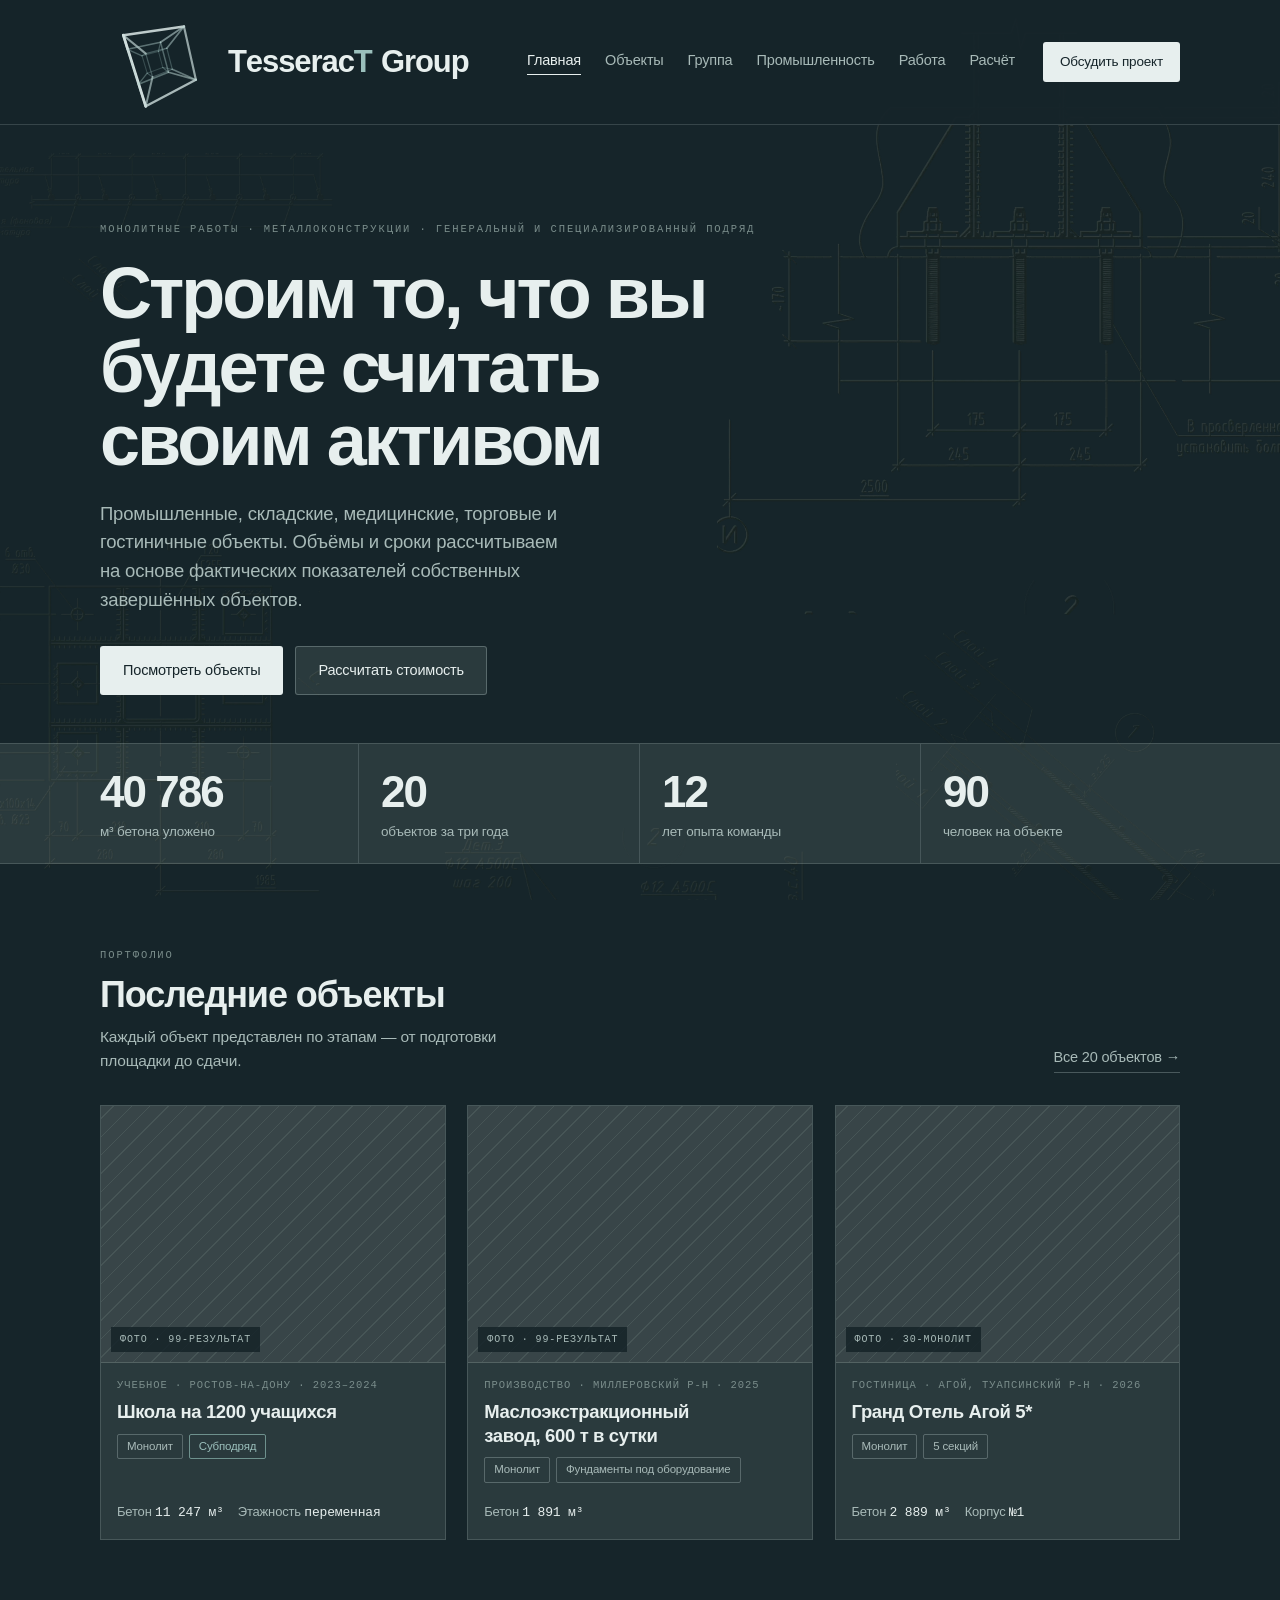
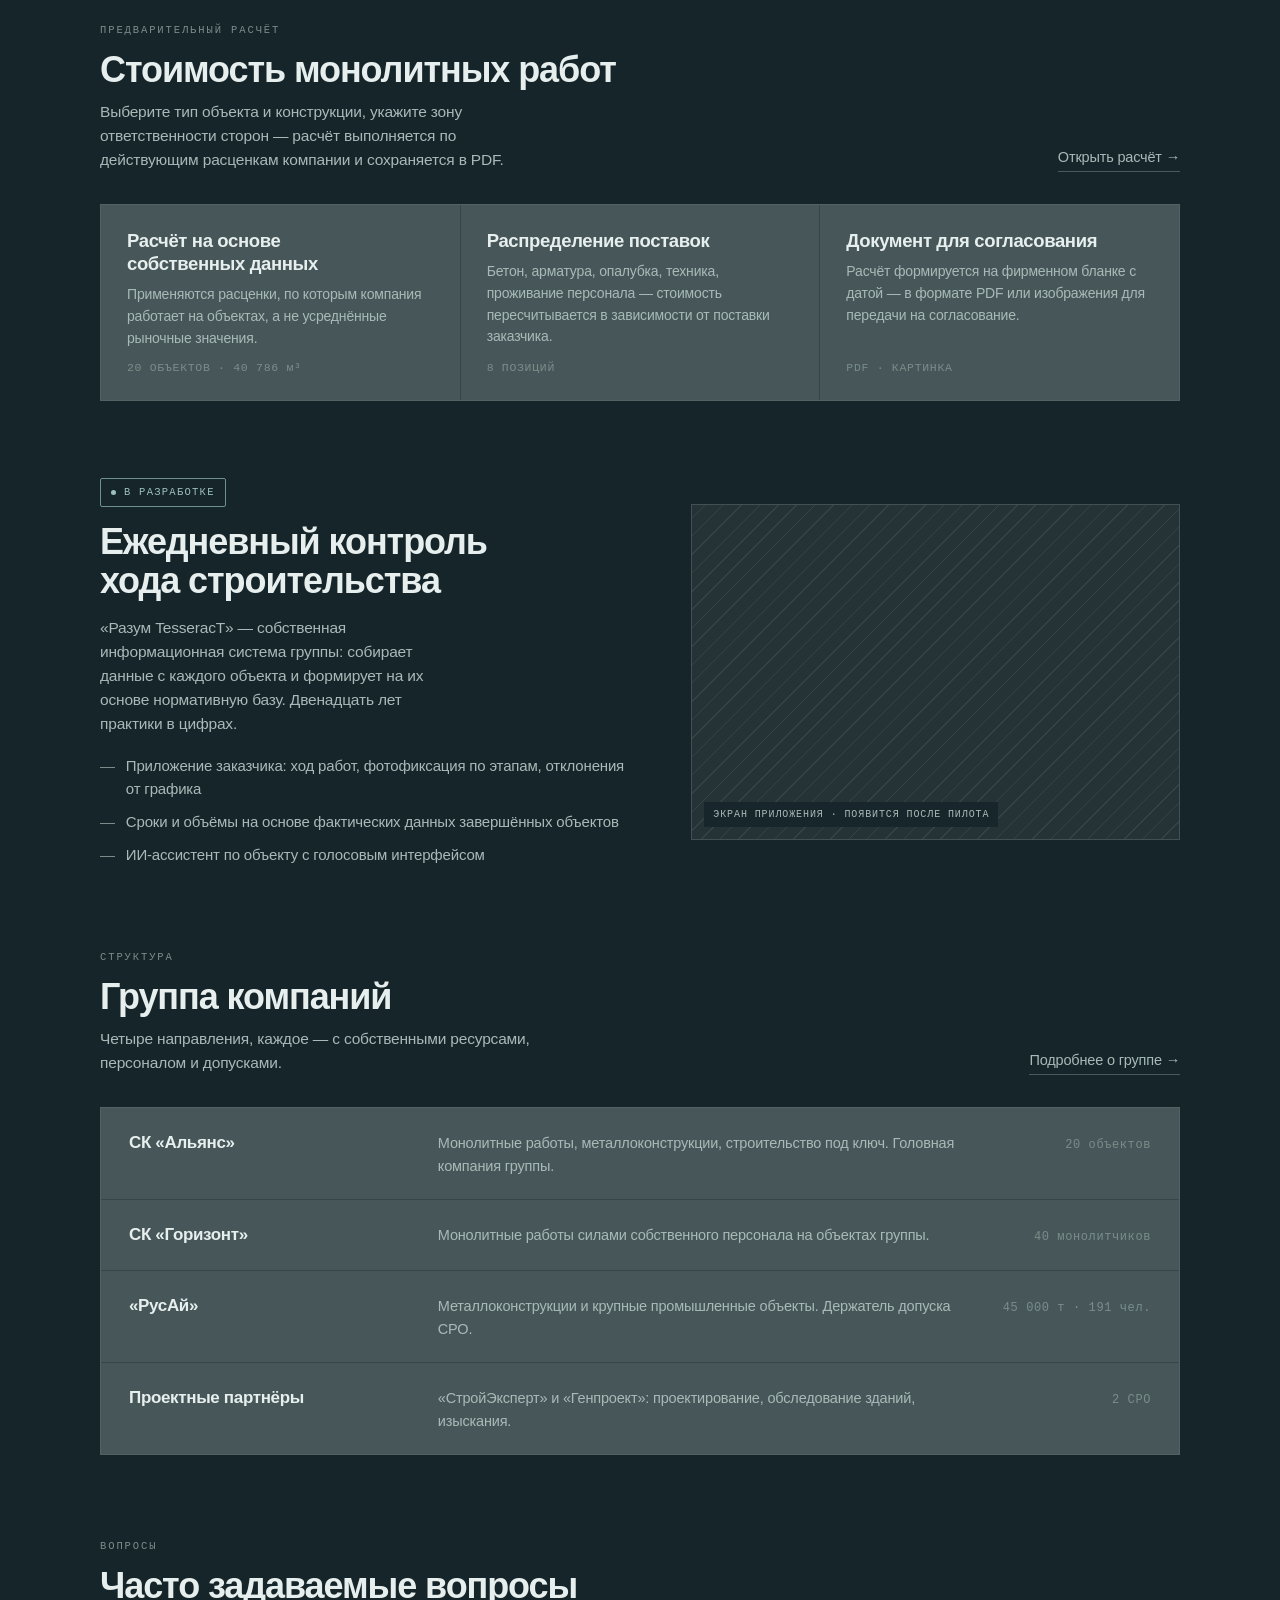
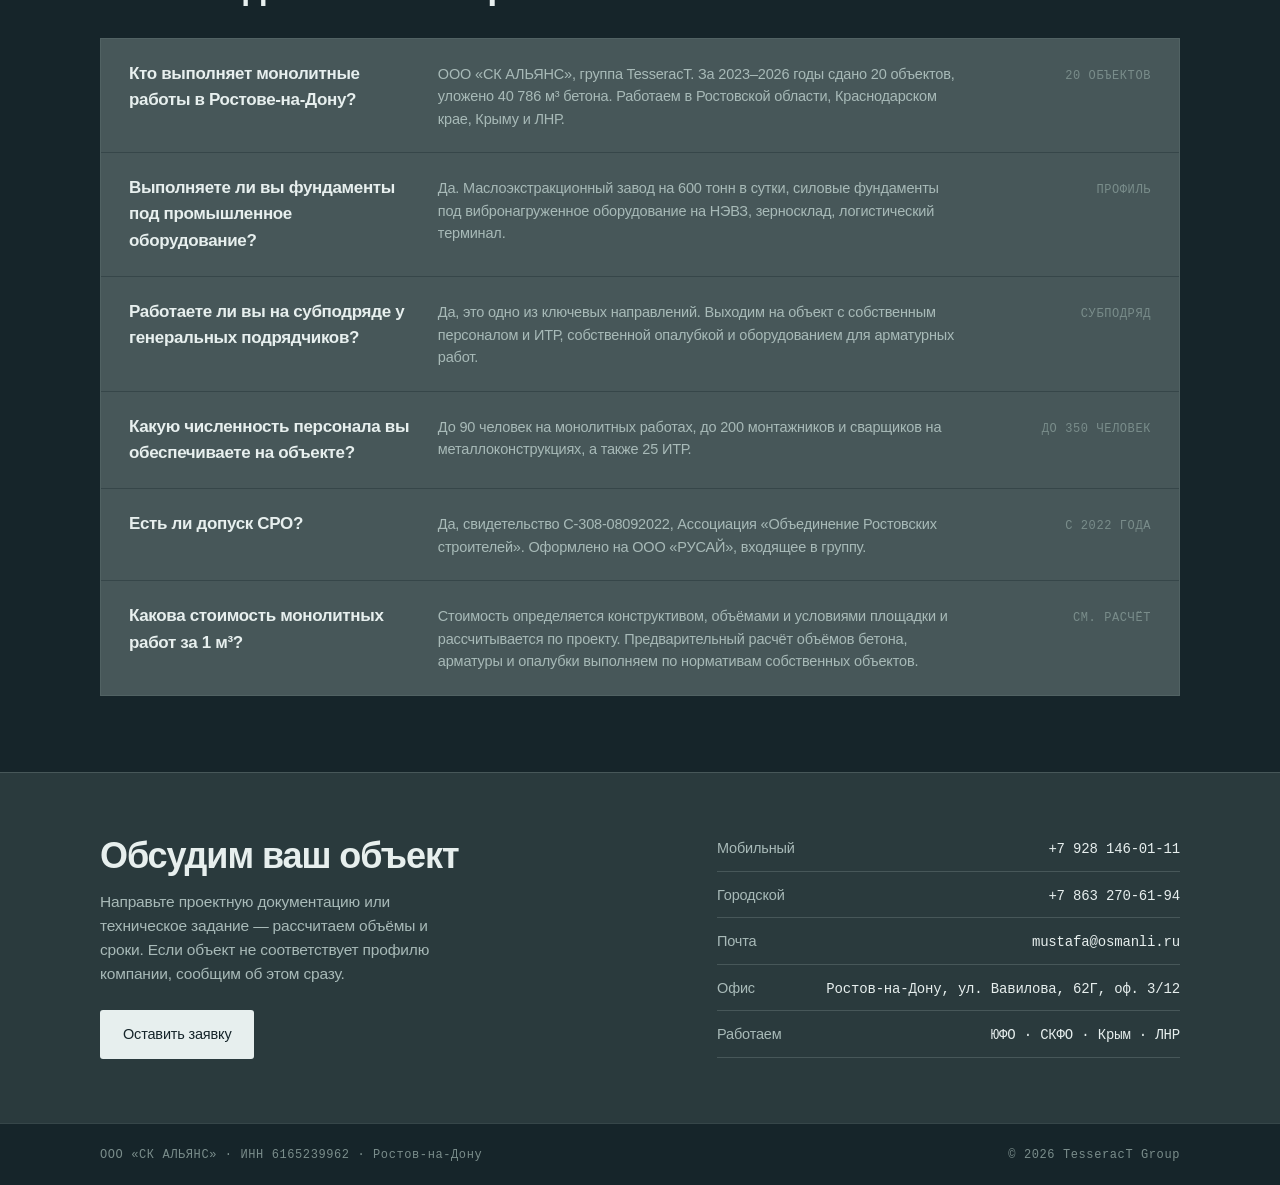
<file: index.html>
<!doctype html>
<html lang="ru" data-theme="dark">
<head>
<meta charset="utf-8">
<meta name="viewport" content="width=device-width,initial-scale=1">
<meta name="color-scheme" content="dark">
<meta name="theme-color" content="#16252A">
<title>Монолитные работы и металлоконструкции в Ростове-на-Дону — TesseracT Group</title>
<meta name="description" content="Строительство промышленных, складских, медицинских, торговых и гостиничных объектов. 20 объектов, 40 786 м³ бетона за три года. Генеральный подряд и субподряд. Ростов-на-Дону, Краснодар, Крым.">
<link rel="canonical" href="https://skadon.ru/">
<meta property="og:type" content="website">
<meta property="og:title" content="Монолитные работы и металлоконструкции в Ростове-на-Дону — TesseracT Group">
<meta property="og:description" content="Строительство промышленных, складских, медицинских, торговых и гостиничных объектов. 20 объектов, 40 786 м³ бетона за три года. Генеральный подряд и субподряд. Ростов-на-Дону, Краснодар, Крым.">
<meta property="og:url" content="https://skadon.ru/">
<meta property="og:locale" content="ru_RU">
<script type="application/ld+json">{"@context": "https://schema.org", "@type": "GeneralContractor", "name": "TesseracT Group — ООО «СК АЛЬЯНС»", "alternateName": "СК Альянс", "url": "https://skadon.ru/", "telephone": "+7-928-146-01-11", "email": "mustafa@osmanli.ru", "taxID": "6165239962", "vatID": "6165239962", "address": {"@type": "PostalAddress", "streetAddress": "ул. Вавилова, 62Г, офис 3/12", "addressLocality": "Ростов-на-Дону", "postalCode": "344064", "addressRegion": "Ростовская область", "addressCountry": "RU"}, "areaServed": [{"@type": "State", "name": "Ростовская область"}, {"@type": "State", "name": "Краснодарский край"}, {"@type": "State", "name": "Республика Крым"}, {"@type": "Country", "name": "Россия"}], "foundingDate": "2024", "knowsAbout": ["монолитные работы", "металлоконструкции", "строительство под ключ", "фундаменты под промышленное оборудование", "подпорные стены", "теплоизоляция"], "hasOfferCatalog": {"@type": "OfferCatalog", "name": "Виды работ", "itemListElement": [{"@type": "Offer", "itemOffered": {"@type": "Service", "name": "Монолитные работы"}}, {"@type": "Offer", "itemOffered": {"@type": "Service", "name": "Монтаж металлоконструкций"}}, {"@type": "Offer", "itemOffered": {"@type": "Service", "name": "Строительство под ключ"}}, {"@type": "Offer", "itemOffered": {"@type": "Service", "name": "Субподряд у генерального подрядчика"}}]}}</script>
<script type="application/ld+json">{"@context": "https://schema.org", "@type": "FAQPage", "mainEntity": [{"@type": "Question", "name": "Кто выполняет монолитные работы в Ростове-на-Дону?", "acceptedAnswer": {"@type": "Answer", "text": "ООО «СК АЛЬЯНС», группа TesseracT. За 2023–2026 годы сдано 20 объектов, уложено 40 786 м³ бетона. Работаем в Ростовской области, Краснодарском крае, Крыму и ЛНР."}}, {"@type": "Question", "name": "Выполняете ли вы фундаменты под промышленное оборудование?", "acceptedAnswer": {"@type": "Answer", "text": "Да. В портфолио — маслоэкстракционный завод мощностью 600 тонн в сутки, силовые фундаменты под вибронагруженное оборудование на НЭВЗ, зерносклад и логистический терминал."}}, {"@type": "Question", "name": "Работаете ли вы на субподряде у генеральных подрядчиков?", "acceptedAnswer": {"@type": "Answer", "text": "Да, это одно из ключевых направлений. Выходим на объект с собственным персоналом и ИТР, собственной опалубкой и оборудованием для арматурных работ."}}, {"@type": "Question", "name": "Какую численность персонала вы обеспечиваете на объекте?", "acceptedAnswer": {"@type": "Answer", "text": "До 90 человек на монолитных работах, до 200 монтажников и сварщиков на металлоконструкциях, а также 25 ИТР."}}, {"@type": "Question", "name": "Есть ли допуск СРО?", "acceptedAnswer": {"@type": "Answer", "text": "Да, свидетельство С-308-08092022, Ассоциация «Объединение Ростовских строителей». Допуск оформлен на ООО «РУСАЙ», входящее в группу."}}, {"@type": "Question", "name": "Какова стоимость монолитных работ за 1 м³?", "acceptedAnswer": {"@type": "Answer", "text": "Стоимость определяется конструктивом, объёмами и условиями площадки и рассчитывается по проекту. Предварительный расчёт объёмов бетона, арматуры и опалубки выполняем по нормативам собственных объектов."}}]}</script>
<link rel="icon" href="/favicon.svg" type="image/svg+xml">
<link rel="alternate icon" href="/favicon.ico" sizes="32x32">
<link rel="apple-touch-icon" href="/apple-touch-icon.png">
<link rel="stylesheet" href="assets/masks.css?v=1119h">
<link rel="stylesheet" href="assets/style.css?v=1119h">
<script src="assets/app.js?v=1119h" defer></script>
</head>
<body>
<div class="page">

<header>
  <div class="wrap">
    <div class="brand" id="brand" title="Нажми — перезапустить">
      <canvas id="logo" width="112" height="112"></canvas>
      <span class="nm" id="nm"></span>
    </div>
    <nav>
      <a href="index.html" class="cur">Главная</a>
      <a href="objects.html">Объекты</a>
      <a href="group.html">Группа</a>
      <a href="prom.html">Промышленность</a>
      <a href="jobs.html">Работа</a>
      <a href="calc.html">Расчёт</a>
    </nav>
    <a class="btn btn-solid btn-sm" href="#cta">Обсудить проект</a>
  </div>
</header>

<div class="hero wrap rise">
  <span class="eyebrow">Монолитные работы · металлоконструкции · генеральный и специализированный подряд</span>
  <h1>Строим то, что вы будете считать своим активом</h1>
  <p class="lead">Промышленные, складские, медицинские, торговые и гостиничные объекты. Объёмы и сроки рассчитываем на основе фактических показателей собственных завершённых объектов.</p>
  <div class="hero-cta">
    <a class="btn btn-solid" href="objects.html">Посмотреть объекты</a>
    <a class="btn btn-ghost" href="calc.html">Рассчитать стоимость</a>
  </div>
</div>

<div class="figures rise">
  <div class="wrap">
    <div class="fig">
      <div><strong data-count="40786">0</strong><span>м³ бетона уложено</span></div>
      <div><strong data-count="20">0</strong><span>объектов за три года</span></div>
      <div><strong data-count="12">0</strong><span>лет опыта команды</span></div>
      <div><strong data-count="90">0</strong><span>человек на объекте</span></div>
    </div>
  </div>
</div>

<section class="wrap rise">
  <div class="sec-head">
    <div>
      <span class="eyebrow">Портфолио</span>
      <h2 style="margin-top:10px">Последние объекты</h2>
      <p>Каждый объект представлен по этапам — от подготовки площадки до сдачи.</p>
    </div>
    <a class="more" href="objects.html">Все 20 объектов →</a>
  </div>
  <div class="objects">
    <a class="obj" href="objects.html">
      <div class="ph"><span>Фото · 99-результат</span></div>
      <div class="obj-body">
        <span class="obj-meta">Учебное · Ростов-на-Дону · 2023–2024</span>
        <h3>Школа на 1200 учащихся</h3>
        <div class="tags"><span class="tag">Монолит</span><span class="tag role">Субподряд</span></div>
        <div class="obj-facts"><span>Бетон <b>11 247 м³</b></span><span>Этажность <b>переменная</b></span></div>
      </div>
    </a>
    <a class="obj" href="objects.html">
      <div class="ph"><span>Фото · 99-результат</span></div>
      <div class="obj-body">
        <span class="obj-meta">Производство · Миллеровский р-н · 2025</span>
        <h3>Маслоэкстракционный завод, 600 т в сутки</h3>
        <div class="tags"><span class="tag">Монолит</span><span class="tag">Фундаменты под оборудование</span></div>
        <div class="obj-facts"><span>Бетон <b>1 891 м³</b></span></div>
      </div>
    </a>
    <a class="obj" href="objects.html">
      <div class="ph"><span>Фото · 30-монолит</span></div>
      <div class="obj-body">
        <span class="obj-meta">Гостиница · Агой, Туапсинский р-н · 2026</span>
        <h3>Гранд Отель Агой 5*</h3>
        <div class="tags"><span class="tag">Монолит</span><span class="tag">5 секций</span></div>
        <div class="obj-facts"><span>Бетон <b>2 889 м³</b></span><span>Корпус <b>№1</b></span></div>
      </div>
    </a>
  </div>
</section>

<section id="calc" class="wrap rise" style="padding-top:0">
  <div class="sec-head">
    <div>
      <span class="eyebrow">Предварительный расчёт</span>
      <h2 style="margin-top:10px">Стоимость монолитных работ</h2>
      <p>Выберите тип объекта и конструкции, укажите зону ответственности сторон — расчёт выполняется по действующим расценкам компании и сохраняется в PDF.</p>
    </div>
    <a class="more" href="calc.html">Открыть расчёт →</a>
  </div>
  <div class="tiles">
    <div class="tile"><h3>Расчёт на основе собственных данных</h3><p>Применяются расценки, по которым компания работает на объектах, а не усреднённые рыночные значения.</p><span class="m">20 ОБЪЕКТОВ · 40 786 м³</span></div>
    <div class="tile"><h3>Распределение поставок</h3><p>Бетон, арматура, опалубка, техника, проживание персонала — стоимость пересчитывается в зависимости от поставки заказчика.</p><span class="m">8 ПОЗИЦИЙ</span></div>
    <div class="tile"><h3>Документ для согласования</h3><p>Расчёт формируется на фирменном бланке с датой — в формате PDF или изображения для передачи на согласование.</p><span class="m">PDF · КАРТИНКА</span></div>
  </div>
</section>

<section class="wrap rise" style="padding-top:0">
  <div class="control">
    <div>
      <span class="badge"><i></i>В разработке</span>
      <h2>Ежедневный контроль хода строительства</h2>
      <p>«Разум TesseracT» — собственная информационная система группы: собирает данные с каждого объекта и формирует на их основе нормативную базу. Двенадцать лет практики в цифрах.</p>
      <ul>
        <li>Приложение заказчика: ход работ, фотофиксация по этапам, отклонения от графика</li>
        <li>Сроки и объёмы на основе фактических данных завершённых объектов</li>
        <li>ИИ-ассистент по объекту с голосовым интерфейсом</li>
      </ul>
    </div>
    <div class="phone"><span>Экран приложения · появится после пилота</span></div>
  </div>
</section>

<section class="wrap rise" style="padding-top:0">
  <div class="sec-head">
    <div>
      <span class="eyebrow">Структура</span>
      <h2 style="margin-top:10px">Группа компаний</h2>
      <p>Четыре направления, каждое — с собственными ресурсами, персоналом и допусками.</p>
    </div>
    <a class="more" href="group.html">Подробнее о группе →</a>
  </div>
  <div class="group">
    <a class="grow" href="objects.html">
      <strong>СК «Альянс»</strong>
      <p>Монолитные работы, металлоконструкции, строительство под ключ. Головная компания группы.</p>
      <span class="m">20 объектов</span>
    </a>
    <a class="grow" href="objects.html">
      <strong>СК «Горизонт»</strong>
      <p>Монолитные работы силами собственного персонала на объектах группы.</p>
      <span class="m">40 монолитчиков</span>
    </a>
    <a class="grow" href="prom.html">
      <strong>«РусАй»</strong>
      <p>Металлоконструкции и крупные промышленные объекты. Держатель допуска СРО.</p>
      <span class="m">45 000 т · 191 чел.</span>
    </a>
    <a class="grow" href="group.html">
      <strong>Проектные партнёры</strong>
      <p>«СтройЭксперт» и «Генпроект»: проектирование, обследование зданий, изыскания.</p>
      <span class="m">2 СРО</span>
    </a>
  </div>
</section>


<section class="wrap rise" style="padding-top:0">
  <div class="sec-head"><div><span class="eyebrow">Вопросы</span><h2 style="margin-top:10px">Часто задаваемые вопросы</h2></div></div>
  <div class="group">
    <div class="grow"><strong>Кто выполняет монолитные работы в Ростове-на-Дону?</strong>
      <p>ООО «СК АЛЬЯНС», группа TesseracT. За 2023–2026 годы сдано 20 объектов, уложено 40 786 м³ бетона. Работаем в Ростовской области, Краснодарском крае, Крыму и ЛНР.</p><span class="m">20 ОБЪЕКТОВ</span></div>
    <div class="grow"><strong>Выполняете ли вы фундаменты под промышленное оборудование?</strong>
      <p>Да. Маслоэкстракционный завод на 600 тонн в сутки, силовые фундаменты под вибронагруженное оборудование на НЭВЗ, зерносклад, логистический терминал.</p><span class="m">ПРОФИЛЬ</span></div>
    <div class="grow"><strong>Работаете ли вы на субподряде у генеральных подрядчиков?</strong>
      <p>Да, это одно из ключевых направлений. Выходим на объект с собственным персоналом и ИТР, собственной опалубкой и оборудованием для арматурных работ.</p><span class="m">СУБПОДРЯД</span></div>
    <div class="grow"><strong>Какую численность персонала вы обеспечиваете на объекте?</strong>
      <p>До 90 человек на монолитных работах, до 200 монтажников и сварщиков на металлоконструкциях, а также 25 ИТР.</p><span class="m">ДО 350 ЧЕЛОВЕК</span></div>
    <div class="grow"><strong>Есть ли допуск СРО?</strong>
      <p>Да, свидетельство С-308-08092022, Ассоциация «Объединение Ростовских строителей». Оформлено на ООО «РУСАЙ», входящее в группу.</p><span class="m">С 2022 ГОДА</span></div>
    <div class="grow"><strong>Какова стоимость монолитных работ за 1 м³?</strong>
      <p>Стоимость определяется конструктивом, объёмами и условиями площадки и рассчитывается по проекту. Предварительный расчёт объёмов бетона, арматуры и опалубки выполняем по нормативам собственных объектов.</p><span class="m">СМ. РАСЧЁТ</span></div>
  </div>
</section>

<div class="cta" id="cta">
  <div class="wrap">
    <div>
      <h2>Обсудим ваш объект</h2>
      <p>Направьте проектную документацию или техническое задание — рассчитаем объёмы и сроки. Если объект не соответствует профилю компании, сообщим об этом сразу.</p>
      <a class="btn btn-solid" style="margin-top:24px" href="#cta">Оставить заявку</a>
    </div>
    <div class="contacts">
      <div class="l"><span>Мобильный</span><b><a href="tel:+79281460111">+7 928 146-01-11</a></b></div>
      <div class="l"><span>Городской</span><b><a href="tel:+78632706194">+7 863 270-61-94</a></b></div>
      <div class="l"><span>Почта</span><b>mustafa@osmanli.ru</b></div>
      <div class="l"><span>Офис</span><b>Ростов-на-Дону, ул. Вавилова, 62Г, оф. 3/12</b></div>
      <div class="l"><span>Работаем</span><b>ЮФО · СКФО · Крым · ЛНР</b></div>
    </div>
  </div>
</div>

<footer><div class="wrap">
  <span>ООО «СК АЛЬЯНС» · ИНН 6165239962 · Ростов-на-Дону</span>
  <span>© 2026 TesseracT Group</span>
</div></footer>

</div>
</body>
</html>
</file>
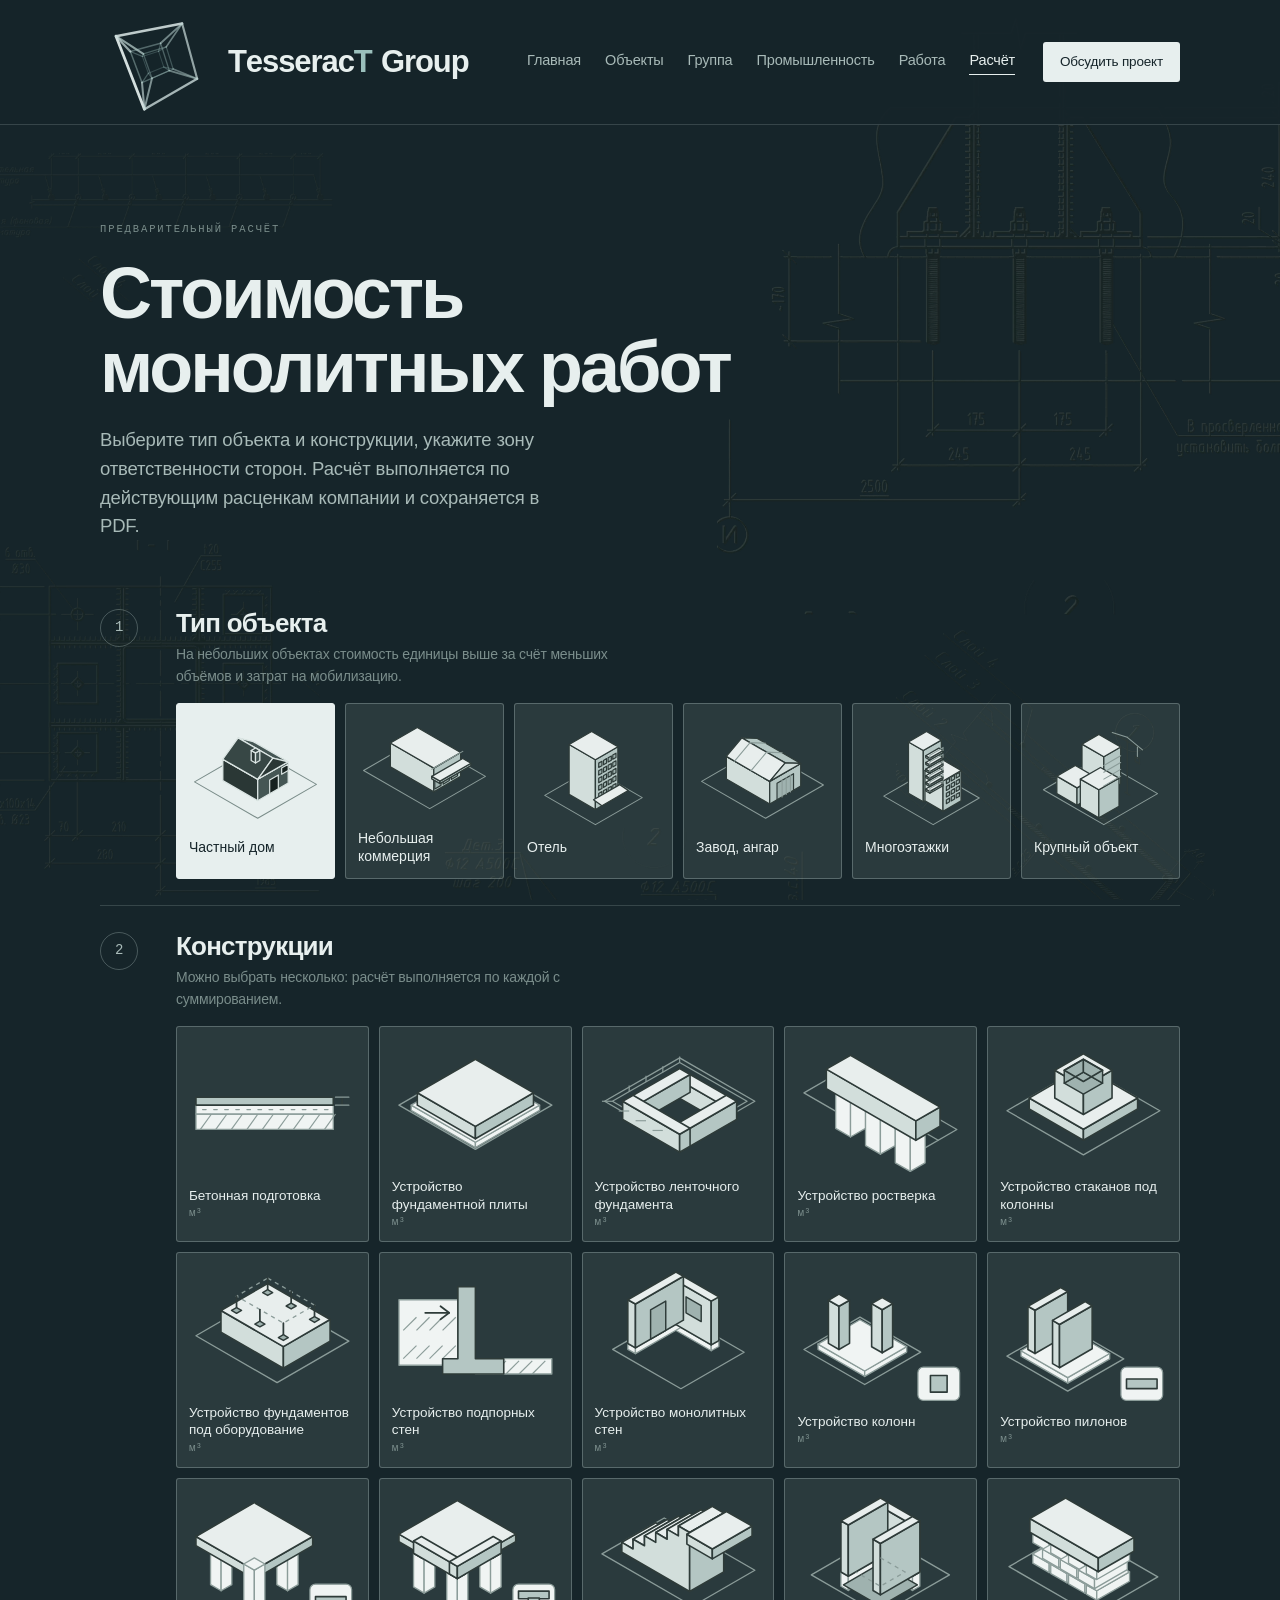
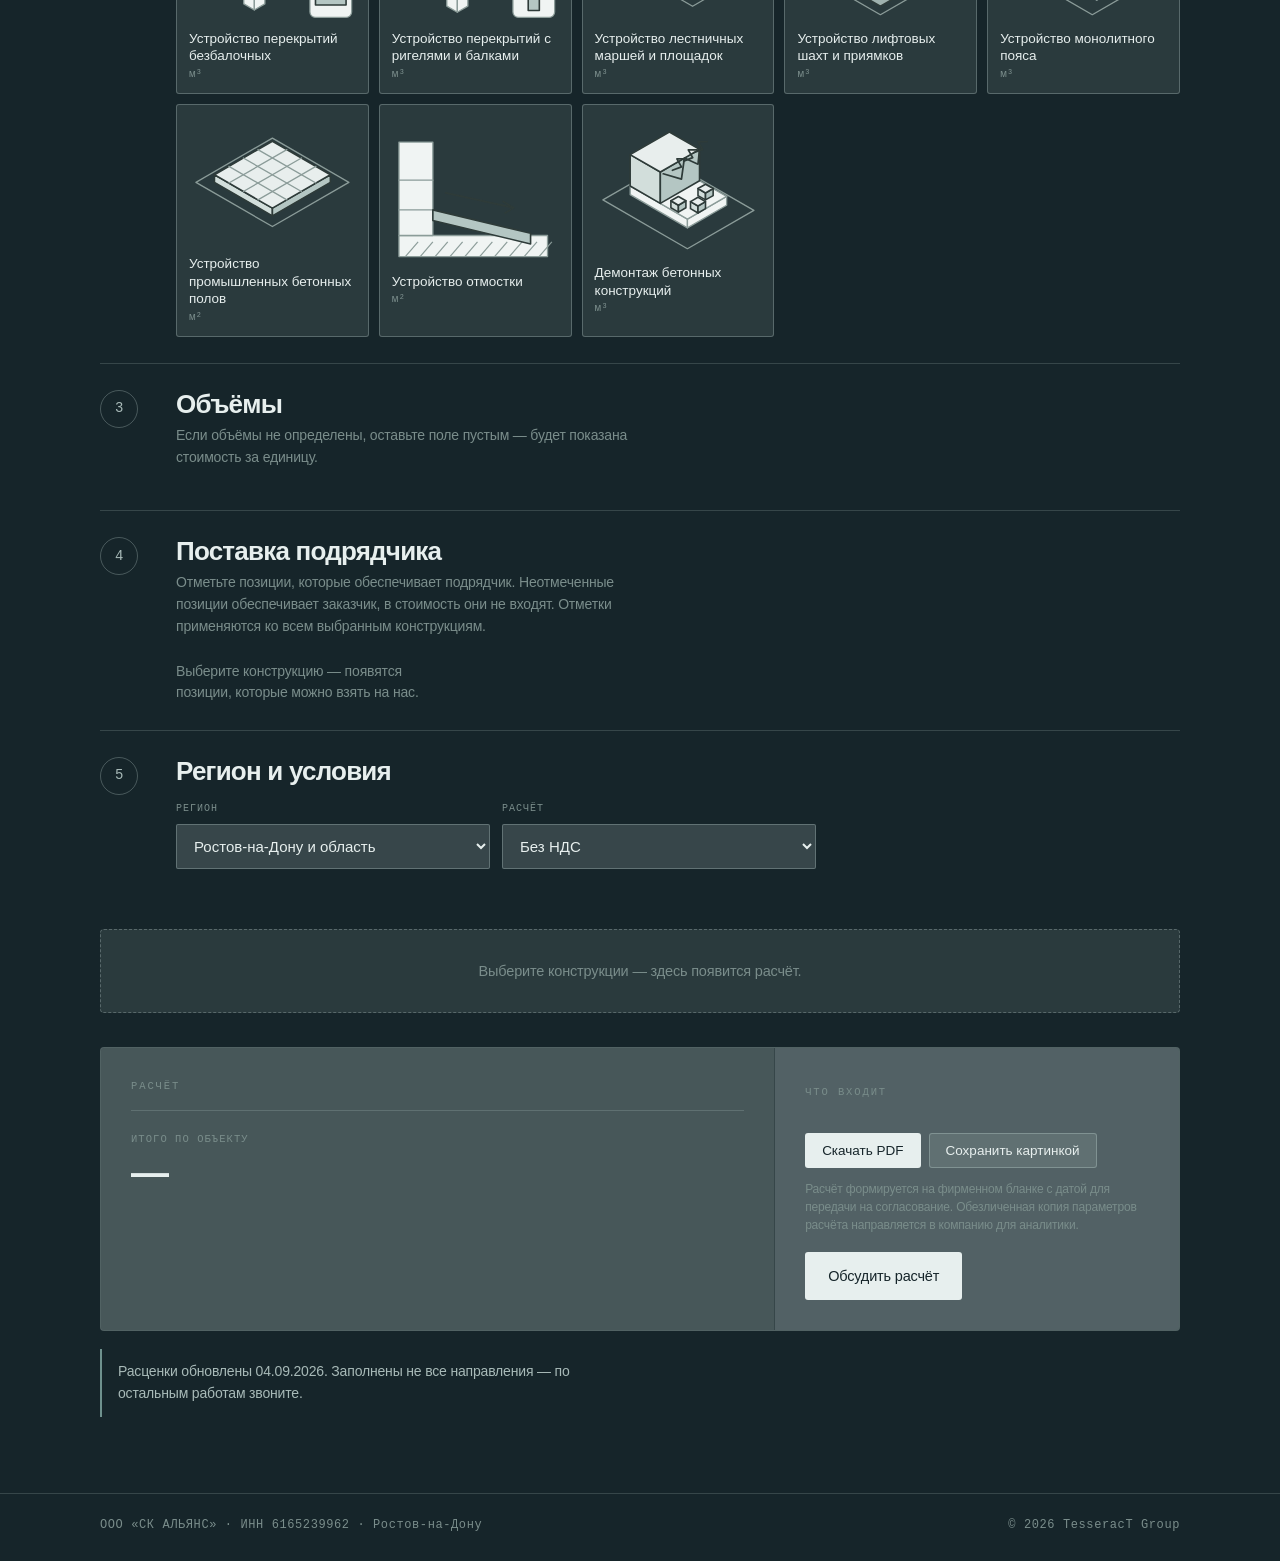
<file: calc.html>
<!doctype html>
<html lang="ru" data-theme="dark">
<head>
<meta charset="utf-8">
<meta name="viewport" content="width=device-width,initial-scale=1">
<meta name="color-scheme" content="dark">
<meta name="theme-color" content="#16252A">
<title>Расчёт стоимости монолитных работ — TesseracT Group</title>
<meta name="description" content="Предварительный расчёт стоимости монолитных работ: выберите тип объекта, конструкции и что предоставляете сами. Цены по нашим расценкам, с вилкой. Расчёт можно сохранить в PDF.">
<link rel="canonical" href="https://skadon.ru/calc.html">
<meta property="og:type" content="website">
<meta property="og:title" content="Расчёт стоимости монолитных работ — TesseracT Group">
<meta property="og:url" content="https://skadon.ru/calc.html">
<meta property="og:locale" content="ru_RU">
<link rel="icon" href="/favicon.svg" type="image/svg+xml">
<link rel="alternate icon" href="/favicon.ico" sizes="32x32">
<link rel="apple-touch-icon" href="/apple-touch-icon.png">
<link rel="stylesheet" href="assets/masks.css?v=1119h">
<link rel="stylesheet" href="assets/style.css?v=1119h">
<script src="assets/calc-data.js?v=1119h"></script>
<script src="assets/calc-icons.js?v=1119h"></script>
<script src="assets/app.js?v=1119h" defer></script>
<script src="assets/calc.js?v=1119h" defer></script>
</head>
<body>
<div class="page">
<header>
  <div class="wrap">
    <div class="brand" id="brand" title="Нажми — перезапустить">
      <canvas id="logo" width="112" height="112"></canvas>
      <span class="nm" id="nm"></span>
    </div>
    <nav>
      <a href="index.html">Главная</a>
      <a href="objects.html">Объекты</a>
      <a href="group.html">Группа</a>
      <a href="prom.html">Промышленность</a>
      <a href="jobs.html">Работа</a>
      <a href="calc.html" class="cur">Расчёт</a>
    </nav>
    <a class="btn btn-solid btn-sm" href="index.html#cta">Обсудить проект</a>
  </div>
</header>

<div class="hero wrap rise">
  <span class="eyebrow">Предварительный расчёт</span>
  <h1>Стоимость монолитных работ</h1>
  <p class="lead">Выберите тип объекта и конструкции, укажите зону ответственности сторон. Расчёт выполняется по действующим расценкам компании и сохраняется в PDF.</p>
</div>

<section class="wrap rise" style="padding-top:20px">

  <div class="cstep">
    <div class="cnum">1</div>
    <div class="cbody">
      <h2>Тип объекта</h2>
      <p class="chint">На небольших объектах стоимость единицы выше за счёт меньших объёмов и затрат на мобилизацию.</p>
      <div class="copts" id="objTypes"></div>
    </div>
  </div>

  <div class="cstep">
    <div class="cnum">2</div>
    <div class="cbody">
      <h2>Конструкции <span class="csel" id="selN"></span></h2>
      <p class="chint">Можно выбрать несколько: расчёт выполняется по каждой с суммированием.</p>
      <div class="cworks" id="works"></div>
    </div>
  </div>

  <div class="cstep" id="volsWrap" hidden>
    <div class="cnum">3</div>
    <div class="cbody">
      <h2>Объёмы</h2>
      <p class="chint">Если объёмы не определены, оставьте поле пустым — будет показана стоимость за единицу.</p>
      <div class="cvols" id="vols"></div>
    </div>
  </div>

  <div class="cstep">
    <div class="cnum">4</div>
    <div class="cbody">
      <h2>Поставка подрядчика</h2>
      <p class="chint">Отметьте позиции, которые обеспечивает подрядчик. Неотмеченные позиции обеспечивает заказчик, в стоимость они не входят. Отметки применяются ко всем выбранным конструкциям.</p>
      <div class="cadd" id="addons"></div>
    </div>
  </div>

  <div class="cstep">
    <div class="cnum">5</div>
    <div class="cbody">
      <h2>Регион и условия</h2>
      <div class="crow">
        <label class="cfield"><span>Регион</span><select id="region"></select></label>
        <label class="cfield"><span>Расчёт</span>
          <select id="nds"><option value="0">Без НДС</option><option value="1">С НДС</option></select>
        </label>
      </div>
    </div>
  </div>

  <p class="cempty" id="empty">Выберите конструкции — здесь появится расчёт.</p>

  <div class="cres" id="result" hidden>
    <div class="cres-main">
      <div class="cres-head">
        <span class="eyebrow">Расчёт</span>
        <span class="cmeta" id="meta"></span>
      </div>
      <div class="clines" id="lines"></div>
      <div class="csum">
        <span id="sumTitle">Итого по объекту</span>
        <b id="sum">—</b>
        <em id="sumHint"></em>
      </div>
    </div>
    <div class="cres-side">
      <span class="eyebrow">Что входит</span>
      <ul class="cinc" id="included"></ul>
      <p class="cnote" id="note"></p>
      <div class="cacts">
        <button class="btn btn-solid btn-sm" id="btnPdf" type="button">Скачать PDF</button>
        <button class="btn btn-ghost btn-sm" id="btnPng" type="button">Сохранить картинкой</button>
      </div>
      <p class="cfine">Расчёт формируется на фирменном бланке с датой для передачи на согласование. Обезличенная копия параметров расчёта направляется в компанию для аналитики.</p>
      <a class="btn btn-solid" href="index.html#cta">Обсудить расчёт</a>
    </div>
  </div>

  <p class="note" id="upd"></p>
</section>

<footer><div class="wrap">
  <span>ООО «СК АЛЬЯНС» · ИНН 6165239962 · Ростов-на-Дону</span>
  <span>© 2026 TesseracT Group</span>
</div></footer>
</div>
</body>
</html>
</file>
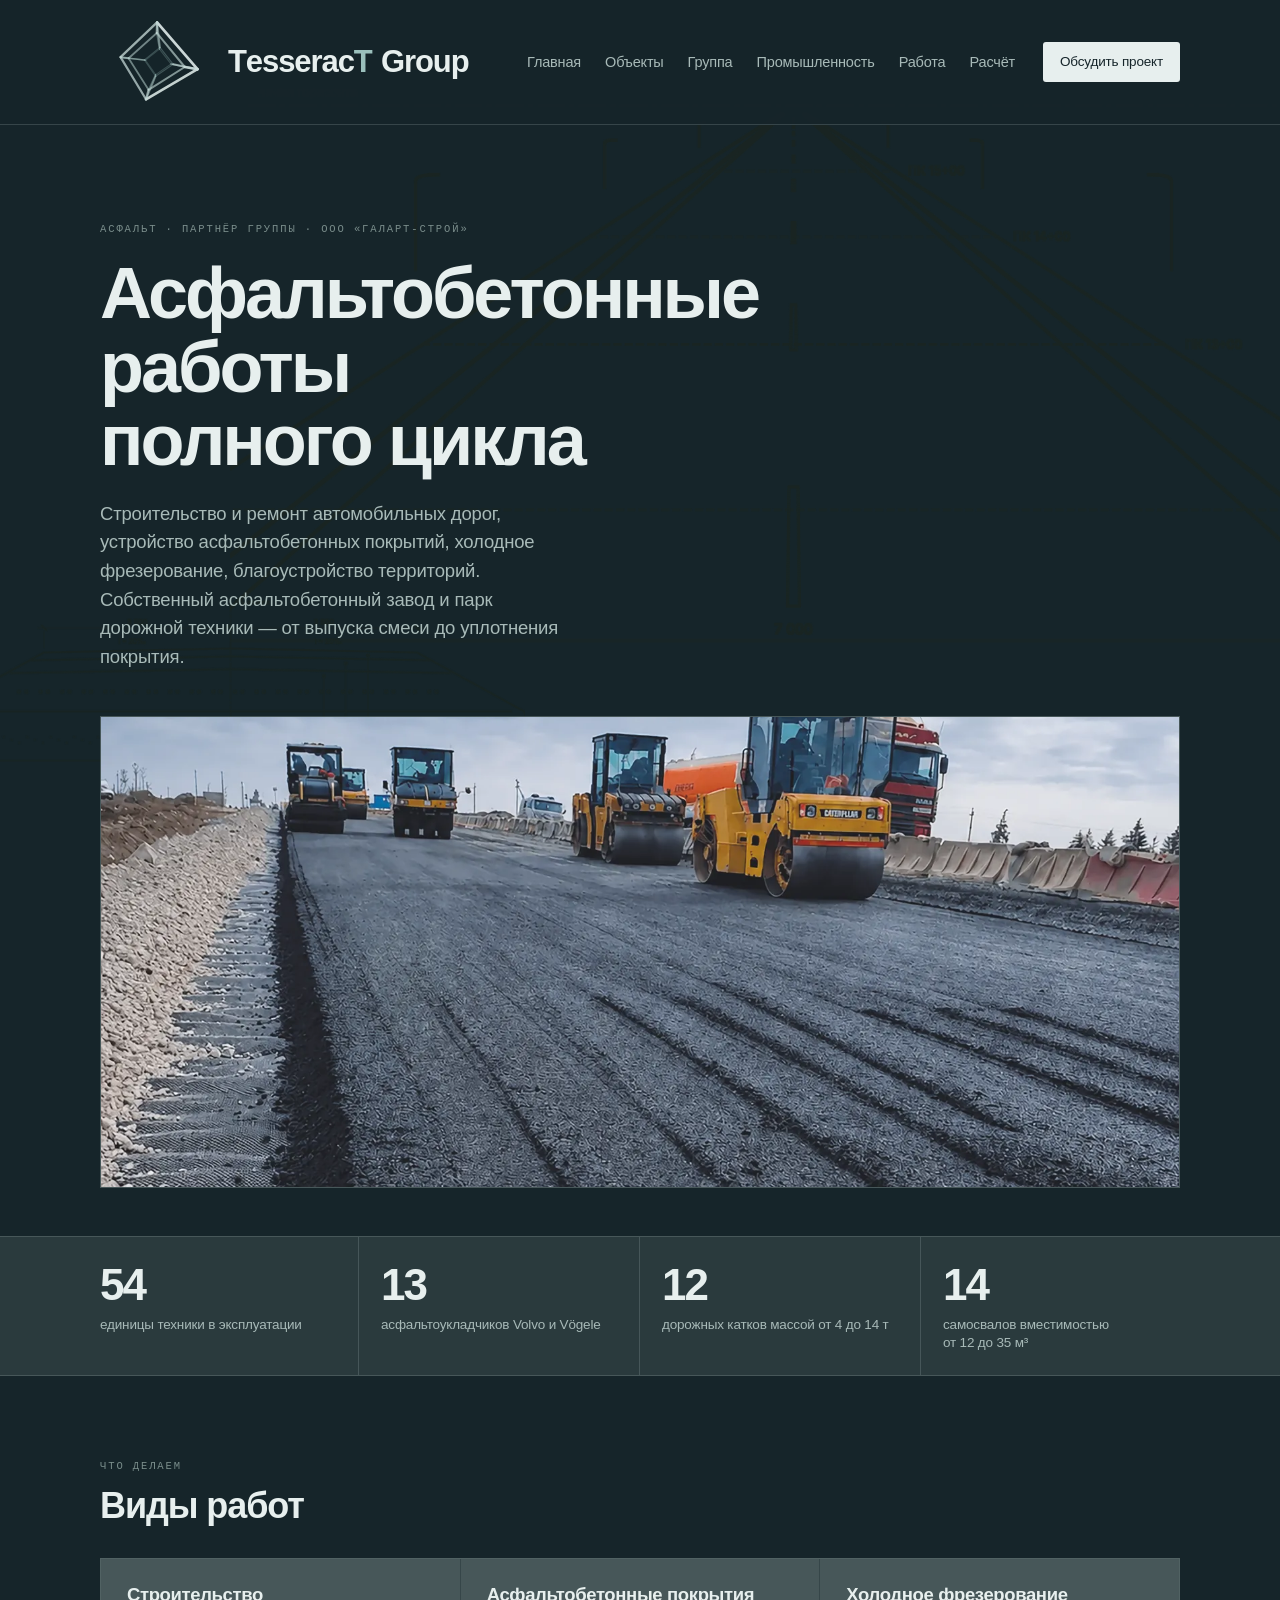
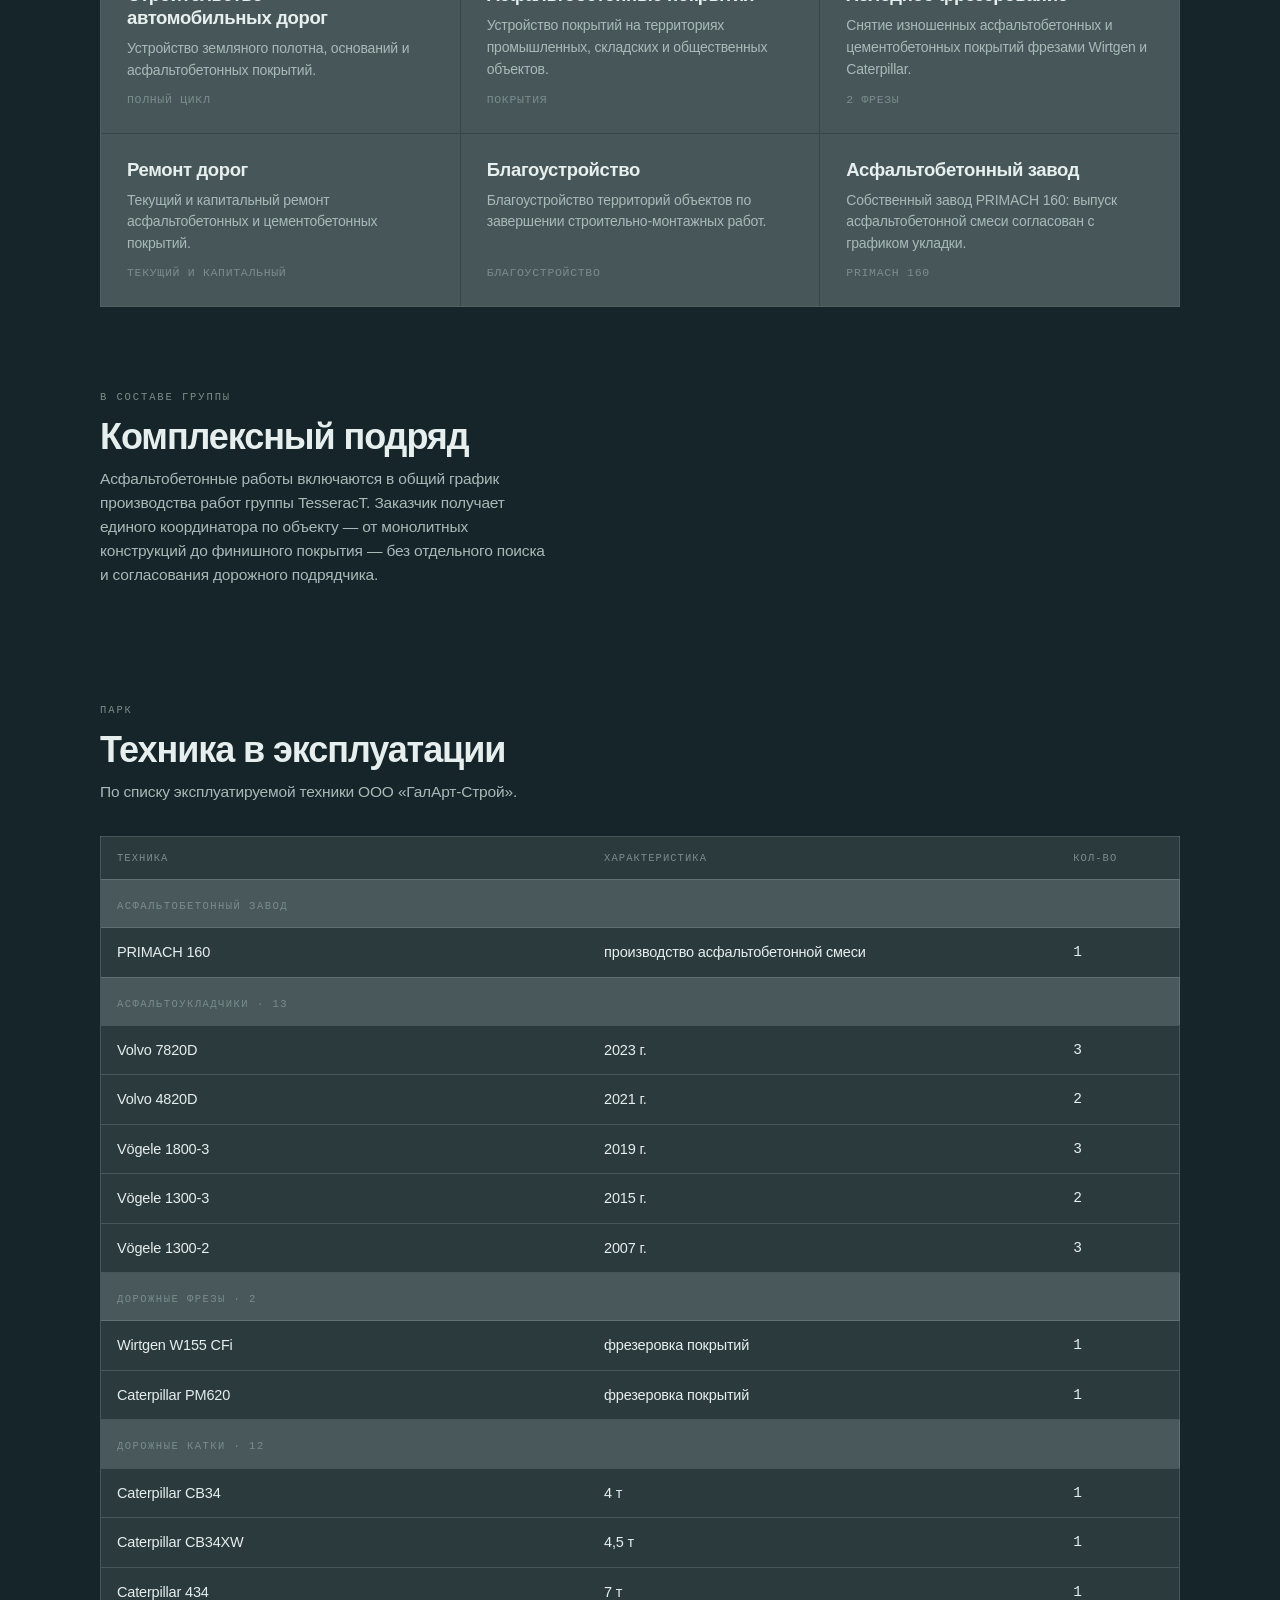
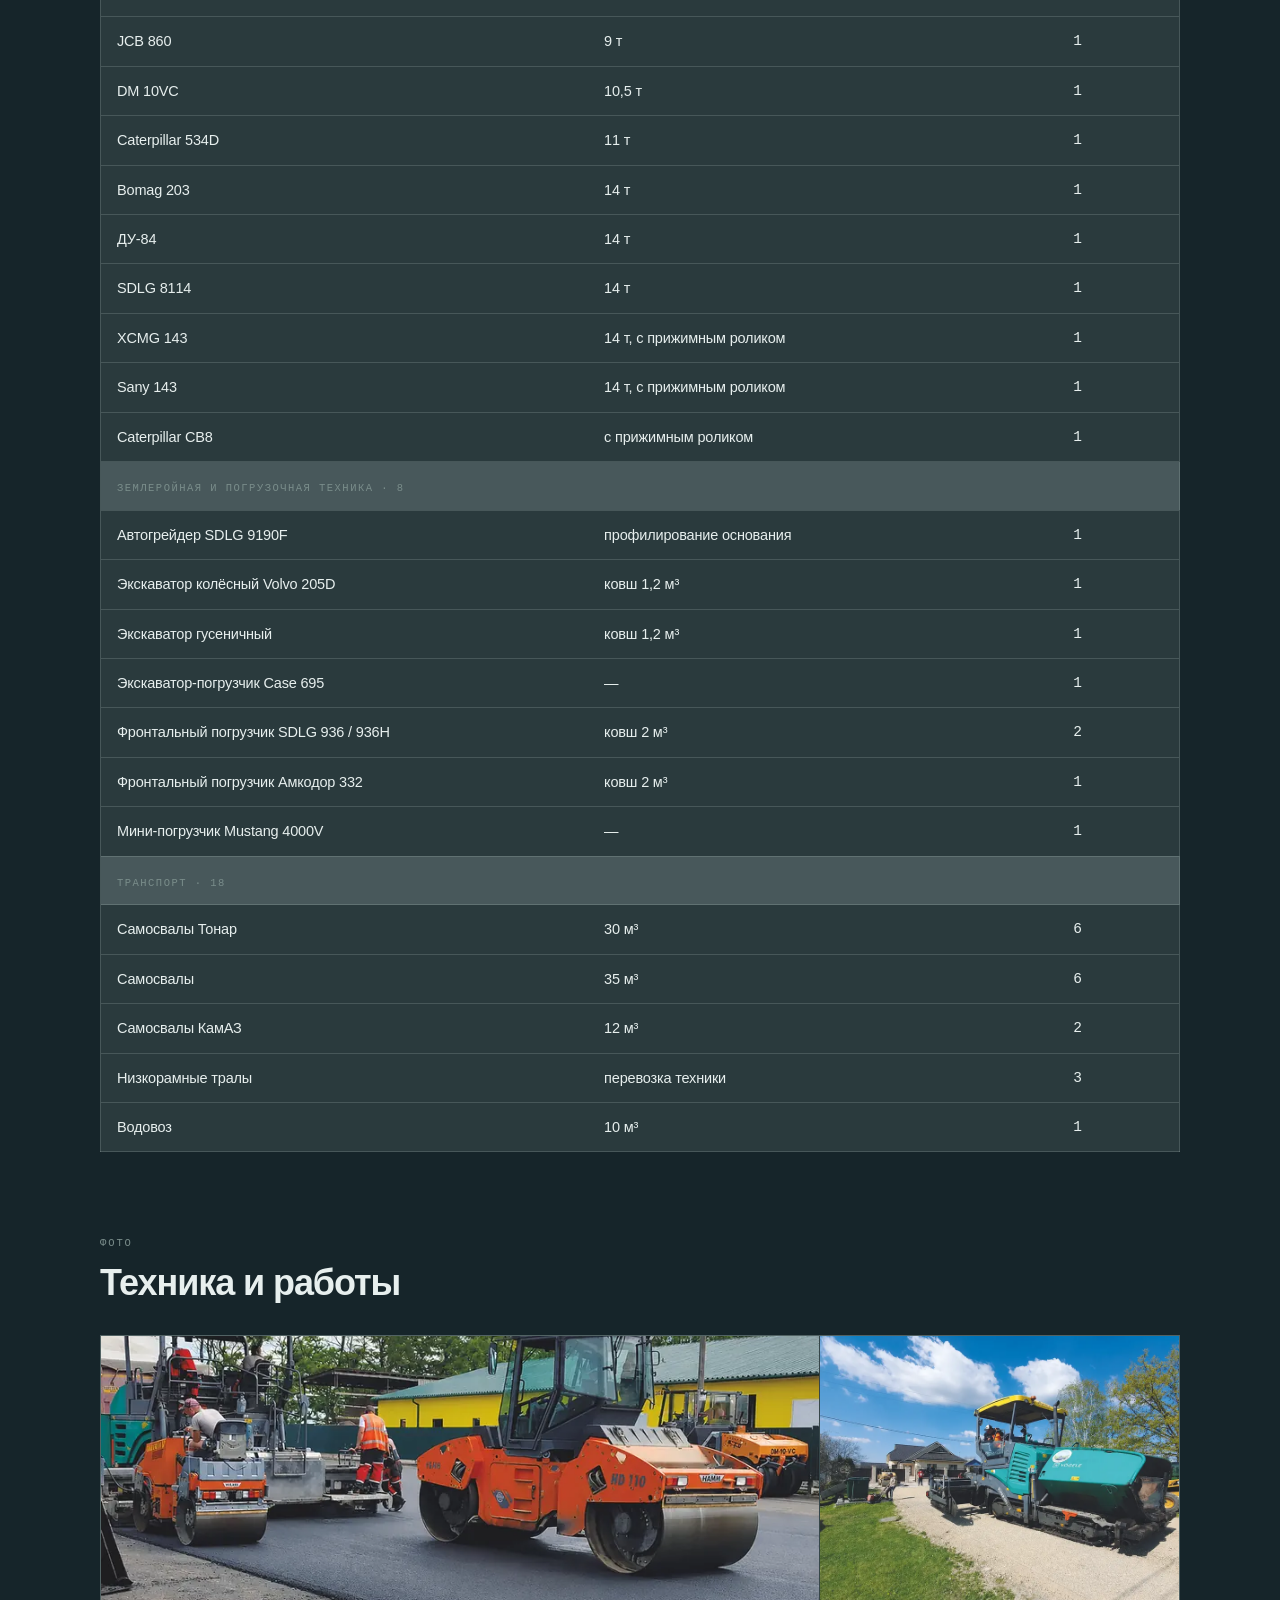
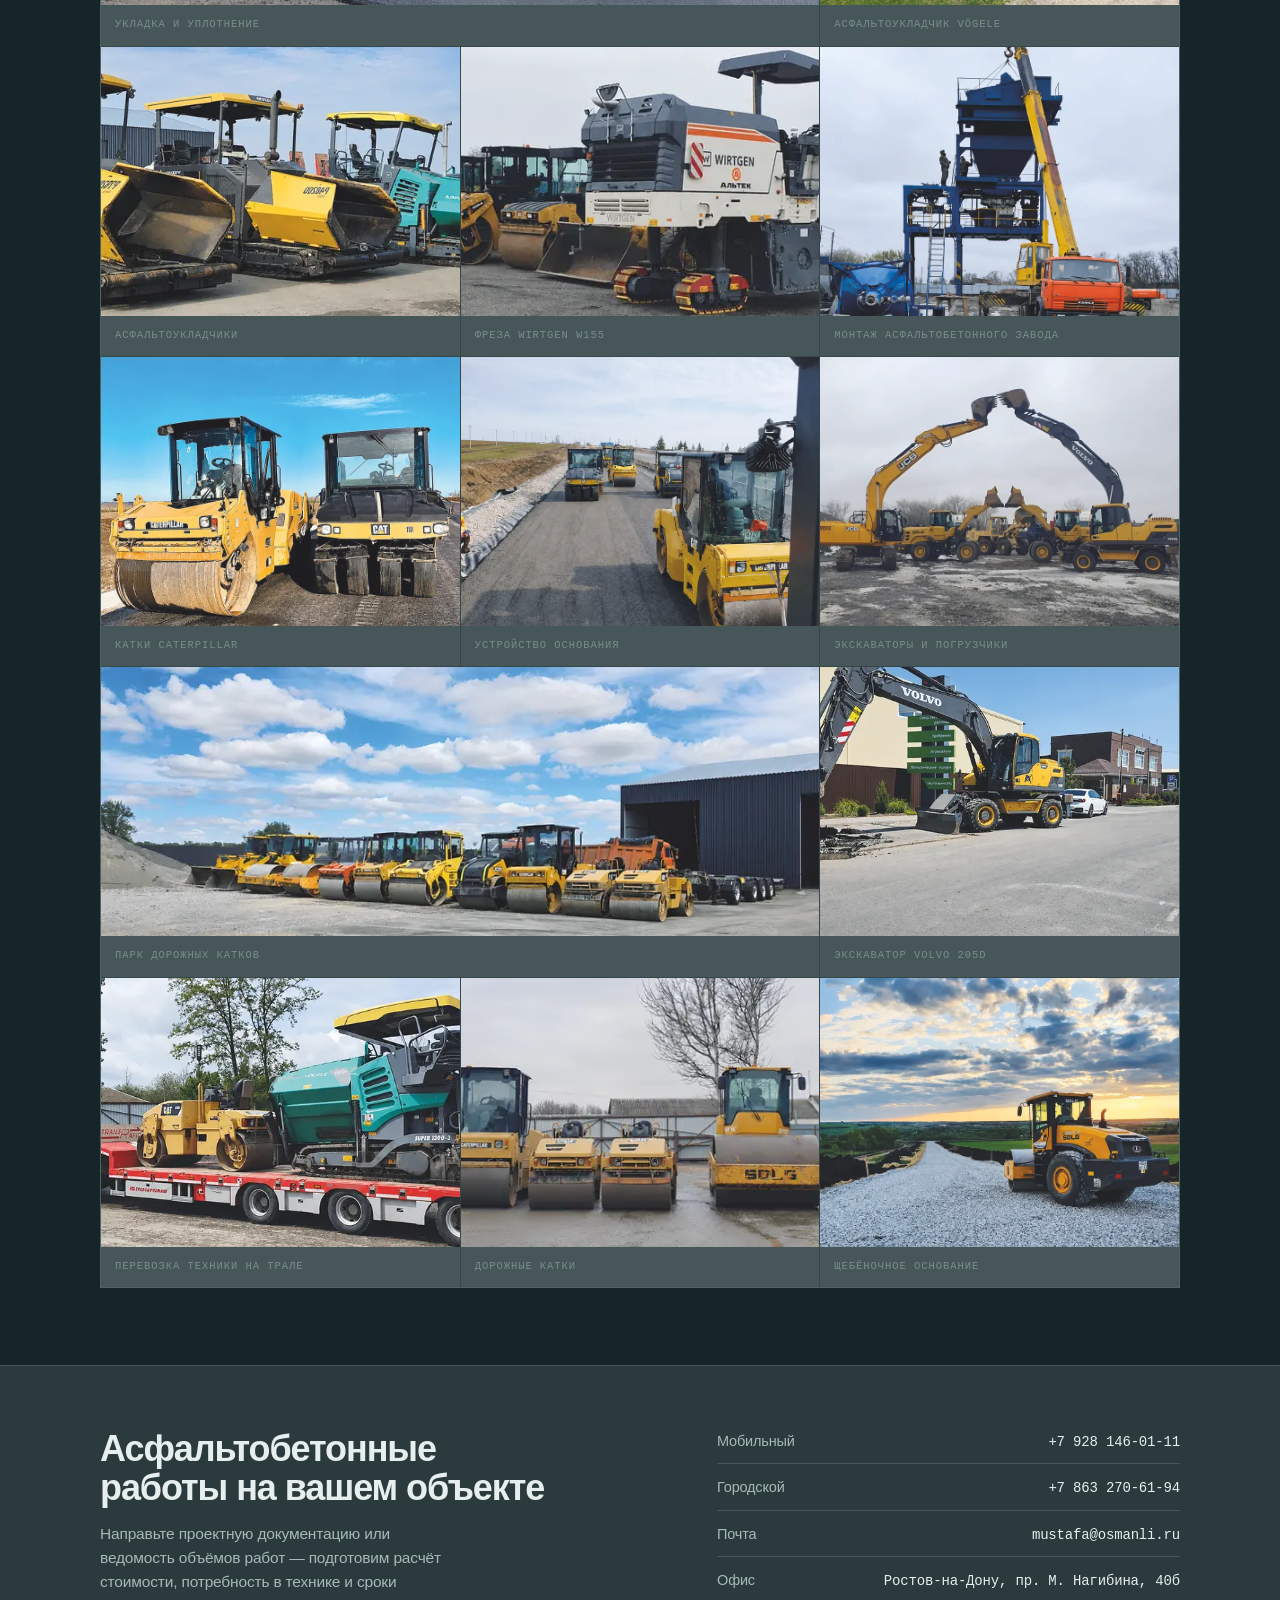
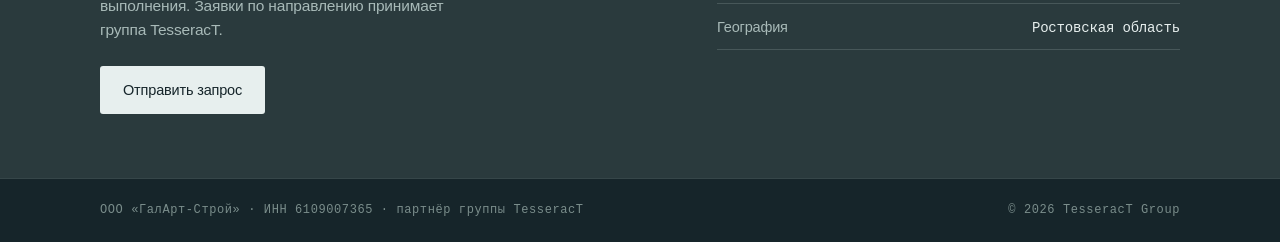
<file: dorogi.html>
<!doctype html>
<html lang="ru" data-theme="dark">
<head>
<meta charset="utf-8">
<meta name="viewport" content="width=device-width,initial-scale=1">
<meta name="color-scheme" content="dark">
<meta name="theme-color" content="#16252A">
<title>Асфальтобетонные работы в Ростовской области | ГалАрт-Строй — партнёр TesseracT Group</title>
<meta name="description" content="Строительство и ремонт автомобильных дорог, устройство асфальтобетонных покрытий, холодное фрезерование. Собственный асфальтобетонный завод и 54 единицы дорожной техники.">
<link rel="canonical" href="https://skadon.ru/dorogi.html">
<meta property="og:type" content="website">
<meta property="og:title" content="Асфальтобетонные работы | ГалАрт-Строй — партнёр TesseracT Group">
<meta property="og:description" content="Собственный асфальтобетонный завод PRIMACH 160 и 54 единицы дорожной техники.">
<meta property="og:url" content="https://skadon.ru/dorogi.html">
<meta property="og:image" content="https://skadon.ru/assets/dorogi/road-rollers.webp">
<meta property="og:locale" content="ru_RU">
<link rel="icon" href="/favicon.svg" type="image/svg+xml">
<link rel="alternate icon" href="/favicon.ico" sizes="32x32">
<link rel="apple-touch-icon" href="/apple-touch-icon.png">
<link rel="stylesheet" href="assets/masks.css?v=1119h">
<link rel="stylesheet" href="assets/style.css?v=1119h">
<script src="assets/app.js?v=1119h" defer></script>
<style>
.d-hero-ph{margin-top:clamp(28px,4vw,44px);border:1px solid var(--line);aspect-ratio:16/7;overflow:hidden;background:var(--surface)}
.d-hero-ph img{width:100%;height:100%;object-fit:cover;display:block}
.d-gal{display:grid;grid-template-columns:repeat(3,1fr);gap:1px;background:var(--line);border:1px solid var(--line)}
.d-gal figure{margin:0;background:var(--surface)}
.d-gal img{width:100%;aspect-ratio:4/3;object-fit:cover;display:block}
.d-gal figcaption{font-family:var(--f-mono);font-size:10.5px;letter-spacing:.09em;text-transform:uppercase;color:var(--ink-3);padding:11px 14px 13px}
.d-gal .wide{grid-column:span 2}
.d-gal .wide img{aspect-ratio:8/3}
@media(max-width:860px){.d-gal{grid-template-columns:repeat(2,1fr)}.d-gal .wide{grid-column:span 2}}
@media(max-width:560px){.d-gal{grid-template-columns:1fr}.d-gal .wide{grid-column:auto}.d-gal .wide img{aspect-ratio:4/3}}
.tbl td.n{white-space:nowrap}
.tbl tr.grp td{font-family:var(--f-mono);font-size:10.5px;letter-spacing:.14em;text-transform:uppercase;color:var(--ink-3);background:var(--surface-2);padding-top:18px}
</style>
</head>
<body>
<div class="page">
<header>
  <div class="wrap">
    <div class="brand" id="brand" title="Нажми — перезапустить">
      <canvas id="logo" width="112" height="112"></canvas>
      <span class="nm" id="nm"></span>
    </div>
    <nav>
      <a href="index.html">Главная</a>
      <a href="objects.html">Объекты</a>
      <a href="group.html">Группа</a>
      <a href="prom.html">Промышленность</a>
      <a href="jobs.html">Работа</a>
      <a href="calc.html">Расчёт</a>
    </nav>
    <a class="btn btn-solid btn-sm" href="index.html#cta">Обсудить проект</a>
  </div>
</header>

<div class="hero wrap rise">
  <span class="eyebrow">Асфальт · партнёр группы · ООО «ГалАрт-Строй»</span>
  <h1>Асфальтобетонные работы полного цикла</h1>
  <p class="lead">Строительство и ремонт автомобильных дорог, устройство асфальтобетонных покрытий, холодное фрезерование, благоустройство территорий. Собственный асфальтобетонный завод и парк дорожной техники — от выпуска смеси до уплотнения покрытия.</p>
  <div class="d-hero-ph">
    <img src="assets/dorogi/road-rollers.webp" srcset="assets/dorogi/road-rollers-800.webp 800w, assets/dorogi/road-rollers.webp 1600w" sizes="(max-width:1200px) 100vw, 1200px" alt="Катки уплотняют основание дороги">
  </div>
</div>

<div class="figures rise">
  <div class="wrap">
    <div class="fig">
      <div><strong data-count="54">0</strong><span>единицы техники в эксплуатации</span></div>
      <div><strong data-count="13">0</strong><span>асфальтоукладчиков Volvo и Vögele</span></div>
      <div><strong data-count="12">0</strong><span>дорожных катков массой от 4 до 14 т</span></div>
      <div><strong data-count="14">0</strong><span>самосвалов вместимостью от 12 до 35 м³</span></div>
    </div>
  </div>
</div>

<section class="wrap rise">
  <div class="sec-head"><div><span class="eyebrow">Что делаем</span><h2 style="margin-top:10px">Виды работ</h2></div></div>
  <div class="tiles">
    <div class="tile"><h3>Строительство автомобильных дорог</h3><p>Устройство земляного полотна, оснований и асфальтобетонных покрытий.</p><span class="m">ПОЛНЫЙ ЦИКЛ</span></div>
    <div class="tile"><h3>Асфальтобетонные покрытия</h3><p>Устройство покрытий на территориях промышленных, складских и общественных объектов.</p><span class="m">ПОКРЫТИЯ</span></div>
    <div class="tile"><h3>Холодное фрезерование</h3><p>Снятие изношенных асфальтобетонных и цементобетонных покрытий фрезами Wirtgen и Caterpillar.</p><span class="m">2 ФРЕЗЫ</span></div>
    <div class="tile"><h3>Ремонт дорог</h3><p>Текущий и капитальный ремонт асфальтобетонных и цементобетонных покрытий.</p><span class="m">ТЕКУЩИЙ И КАПИТАЛЬНЫЙ</span></div>
    <div class="tile"><h3>Благоустройство</h3><p>Благоустройство территорий объектов по завершении строительно-монтажных работ.</p><span class="m">БЛАГОУСТРОЙСТВО</span></div>
    <div class="tile"><h3>Асфальтобетонный завод</h3><p>Собственный завод PRIMACH 160: выпуск асфальтобетонной смеси согласован с графиком укладки.</p><span class="m">PRIMACH 160</span></div>
  </div>
</section>

<section class="wrap rise" style="padding-top:0">
  <div class="sec-head"><div><span class="eyebrow">В составе группы</span><h2 style="margin-top:10px">Комплексный подряд</h2>
  <p>Асфальтобетонные работы включаются в общий график производства работ группы TesseracT. Заказчик получает единого координатора по объекту — от монолитных конструкций до финишного покрытия — без отдельного поиска и согласования дорожного подрядчика.</p></div></div>
</section>

<section class="wrap rise" style="padding-top:0">
  <div class="sec-head"><div><span class="eyebrow">Парк</span><h2 style="margin-top:10px">Техника в эксплуатации</h2>
  <p>По списку эксплуатируемой техники ООО «ГалАрт-Строй».</p></div></div>
  <div class="tbl-wrap">
  <table class="tbl">
    <tr><th>Техника</th><th>Характеристика</th><th>Кол-во</th></tr>
    <tr class="grp"><td colspan="3">Асфальтобетонный завод</td></tr>
    <tr><td>PRIMACH 160</td><td>производство асфальтобетонной смеси</td><td class="n">1</td></tr>
    <tr class="grp"><td colspan="3">Асфальтоукладчики · 13</td></tr>
    <tr><td>Volvo 7820D</td><td>2023 г.</td><td class="n">3</td></tr>
    <tr><td>Volvo 4820D</td><td>2021 г.</td><td class="n">2</td></tr>
    <tr><td>Vögele 1800-3</td><td>2019 г.</td><td class="n">3</td></tr>
    <tr><td>Vögele 1300-3</td><td>2015 г.</td><td class="n">2</td></tr>
    <tr><td>Vögele 1300-2</td><td>2007 г.</td><td class="n">3</td></tr>
    <tr class="grp"><td colspan="3">Дорожные фрезы · 2</td></tr>
    <tr><td>Wirtgen W155 CFi</td><td>фрезеровка покрытий</td><td class="n">1</td></tr>
    <tr><td>Caterpillar PM620</td><td>фрезеровка покрытий</td><td class="n">1</td></tr>
    <tr class="grp"><td colspan="3">Дорожные катки · 12</td></tr>
    <tr><td>Caterpillar CB34</td><td>4 т</td><td class="n">1</td></tr>
    <tr><td>Caterpillar CB34XW</td><td>4,5 т</td><td class="n">1</td></tr>
    <tr><td>Caterpillar 434</td><td>7 т</td><td class="n">1</td></tr>
    <tr><td>JCB 860</td><td>9 т</td><td class="n">1</td></tr>
    <tr><td>DM 10VC</td><td>10,5 т</td><td class="n">1</td></tr>
    <tr><td>Caterpillar 534D</td><td>11 т</td><td class="n">1</td></tr>
    <tr><td>Bomag 203</td><td>14 т</td><td class="n">1</td></tr>
    <tr><td>ДУ-84</td><td>14 т</td><td class="n">1</td></tr>
    <tr><td>SDLG 8114</td><td>14 т</td><td class="n">1</td></tr>
    <tr><td>XCMG 143</td><td>14 т, с прижимным роликом</td><td class="n">1</td></tr>
    <tr><td>Sany 143</td><td>14 т, с прижимным роликом</td><td class="n">1</td></tr>
    <tr><td>Caterpillar CB8</td><td>с прижимным роликом</td><td class="n">1</td></tr>
    <tr class="grp"><td colspan="3">Землеройная и погрузочная техника · 8</td></tr>
    <tr><td>Автогрейдер SDLG 9190F</td><td>профилирование основания</td><td class="n">1</td></tr>
    <tr><td>Экскаватор колёсный Volvo 205D</td><td>ковш 1,2 м³</td><td class="n">1</td></tr>
    <tr><td>Экскаватор гусеничный</td><td>ковш 1,2 м³</td><td class="n">1</td></tr>
    <tr><td>Экскаватор-погрузчик Case 695</td><td>—</td><td class="n">1</td></tr>
    <tr><td>Фронтальный погрузчик SDLG 936 / 936H</td><td>ковш 2 м³</td><td class="n">2</td></tr>
    <tr><td>Фронтальный погрузчик Амкодор 332</td><td>ковш 2 м³</td><td class="n">1</td></tr>
    <tr><td>Мини-погрузчик Mustang 4000V</td><td>—</td><td class="n">1</td></tr>
    <tr class="grp"><td colspan="3">Транспорт · 18</td></tr>
    <tr><td>Самосвалы Тонар</td><td>30 м³</td><td class="n">6</td></tr>
    <tr><td>Самосвалы</td><td>35 м³</td><td class="n">6</td></tr>
    <tr><td>Самосвалы КамАЗ</td><td>12 м³</td><td class="n">2</td></tr>
    <tr><td>Низкорамные тралы</td><td>перевозка техники</td><td class="n">3</td></tr>
    <tr><td>Водовоз</td><td>10 м³</td><td class="n">1</td></tr>
  </table>
  </div>
</section>

<section class="wrap rise" style="padding-top:0">
  <div class="sec-head"><div><span class="eyebrow">Фото</span><h2 style="margin-top:10px">Техника и работы</h2></div></div>
  <div class="d-gal">
    <figure class="wide"><img loading="lazy" src="assets/dorogi/paving-800.webp" srcset="assets/dorogi/paving-800.webp 800w, assets/dorogi/paving.webp 1600w" sizes="(max-width:560px) 100vw, 800px" alt="Укладка асфальта и уплотнение катком"><figcaption>Укладка и уплотнение</figcaption></figure>
    <figure><img loading="lazy" src="assets/dorogi/vogele-800.webp" alt="Асфальтоукладчик Vögele"><figcaption>Асфальтоукладчик Vögele</figcaption></figure>
    <figure><img loading="lazy" src="assets/dorogi/pavers-800.webp" alt="Асфальтоукладчики Volvo и Vögele"><figcaption>Асфальтоукладчики</figcaption></figure>
    <figure><img loading="lazy" src="assets/dorogi/mill-wirtgen-800.webp" alt="Дорожная фреза Wirtgen"><figcaption>Фреза Wirtgen W155</figcaption></figure>
    <figure><img loading="lazy" src="assets/dorogi/abz-montazh-800.webp" alt="Монтаж асфальтобетонного завода"><figcaption>Монтаж асфальтобетонного завода</figcaption></figure>
    <figure><img loading="lazy" src="assets/dorogi/rollers-cat-800.webp" alt="Катки Caterpillar на объекте"><figcaption>Катки Caterpillar</figcaption></figure>
    <figure><img loading="lazy" src="assets/dorogi/road-base-800.webp" alt="Уплотнение дорожного основания"><figcaption>Устройство основания</figcaption></figure>
    <figure><img loading="lazy" src="assets/dorogi/excavators-800.webp" alt="Экскаваторы и погрузчики"><figcaption>Экскаваторы и погрузчики</figcaption></figure>
    <figure class="wide"><img loading="lazy" src="assets/dorogi/park-800.webp" srcset="assets/dorogi/park-800.webp 800w, assets/dorogi/park.webp 1600w" sizes="(max-width:560px) 100vw, 800px" alt="Парк катков на базе"><figcaption>Парк дорожных катков</figcaption></figure>
    <figure><img loading="lazy" src="assets/dorogi/volvo-excavator-800.webp" alt="Колёсный экскаватор Volvo"><figcaption>Экскаватор Volvo 205D</figcaption></figure>
    <figure><img loading="lazy" src="assets/dorogi/tral-paver-800.webp" alt="Перевозка асфальтоукладчика и катка на трале"><figcaption>Перевозка техники на трале</figcaption></figure>
    <figure><img loading="lazy" src="assets/dorogi/rollers-line-800.webp" alt="Дорожные катки"><figcaption>Дорожные катки</figcaption></figure>
    <figure><img loading="lazy" src="assets/dorogi/roller-gravel-800.webp" alt="Каток SDLG на щебёночном основании"><figcaption>Щебёночное основание</figcaption></figure>
  </div>
</section>

<div class="cta">
  <div class="wrap">
    <div>
      <h2>Асфальтобетонные работы на вашем объекте</h2>
      <p>Направьте проектную документацию или ведомость объёмов работ — подготовим расчёт стоимости, потребность в технике и сроки выполнения. Заявки по направлению принимает группа TesseracT.</p>
      <a class="btn btn-solid" style="margin-top:24px" href="index.html#cta">Отправить запрос</a>
    </div>
    <div class="contacts">
      <div class="l"><span>Мобильный</span><b><a href="tel:+79281460111">+7 928 146-01-11</a></b></div>
      <div class="l"><span>Городской</span><b><a href="tel:+78632706194">+7 863 270-61-94</a></b></div>
      <div class="l"><span>Почта</span><b>mustafa@osmanli.ru</b></div>
      <div class="l"><span>Офис</span><b>Ростов-на-Дону, пр. М. Нагибина, 40б</b></div>
      <div class="l"><span>География</span><b>Ростовская область</b></div>
    </div>
  </div>
</div>

<footer><div class="wrap">
  <span>ООО «ГалАрт-Строй» · ИНН 6109007365 · партнёр группы TesseracT</span>
  <span>© 2026 TesseracT Group</span>
</div></footer>
</div>
</body>
</html>
</file>
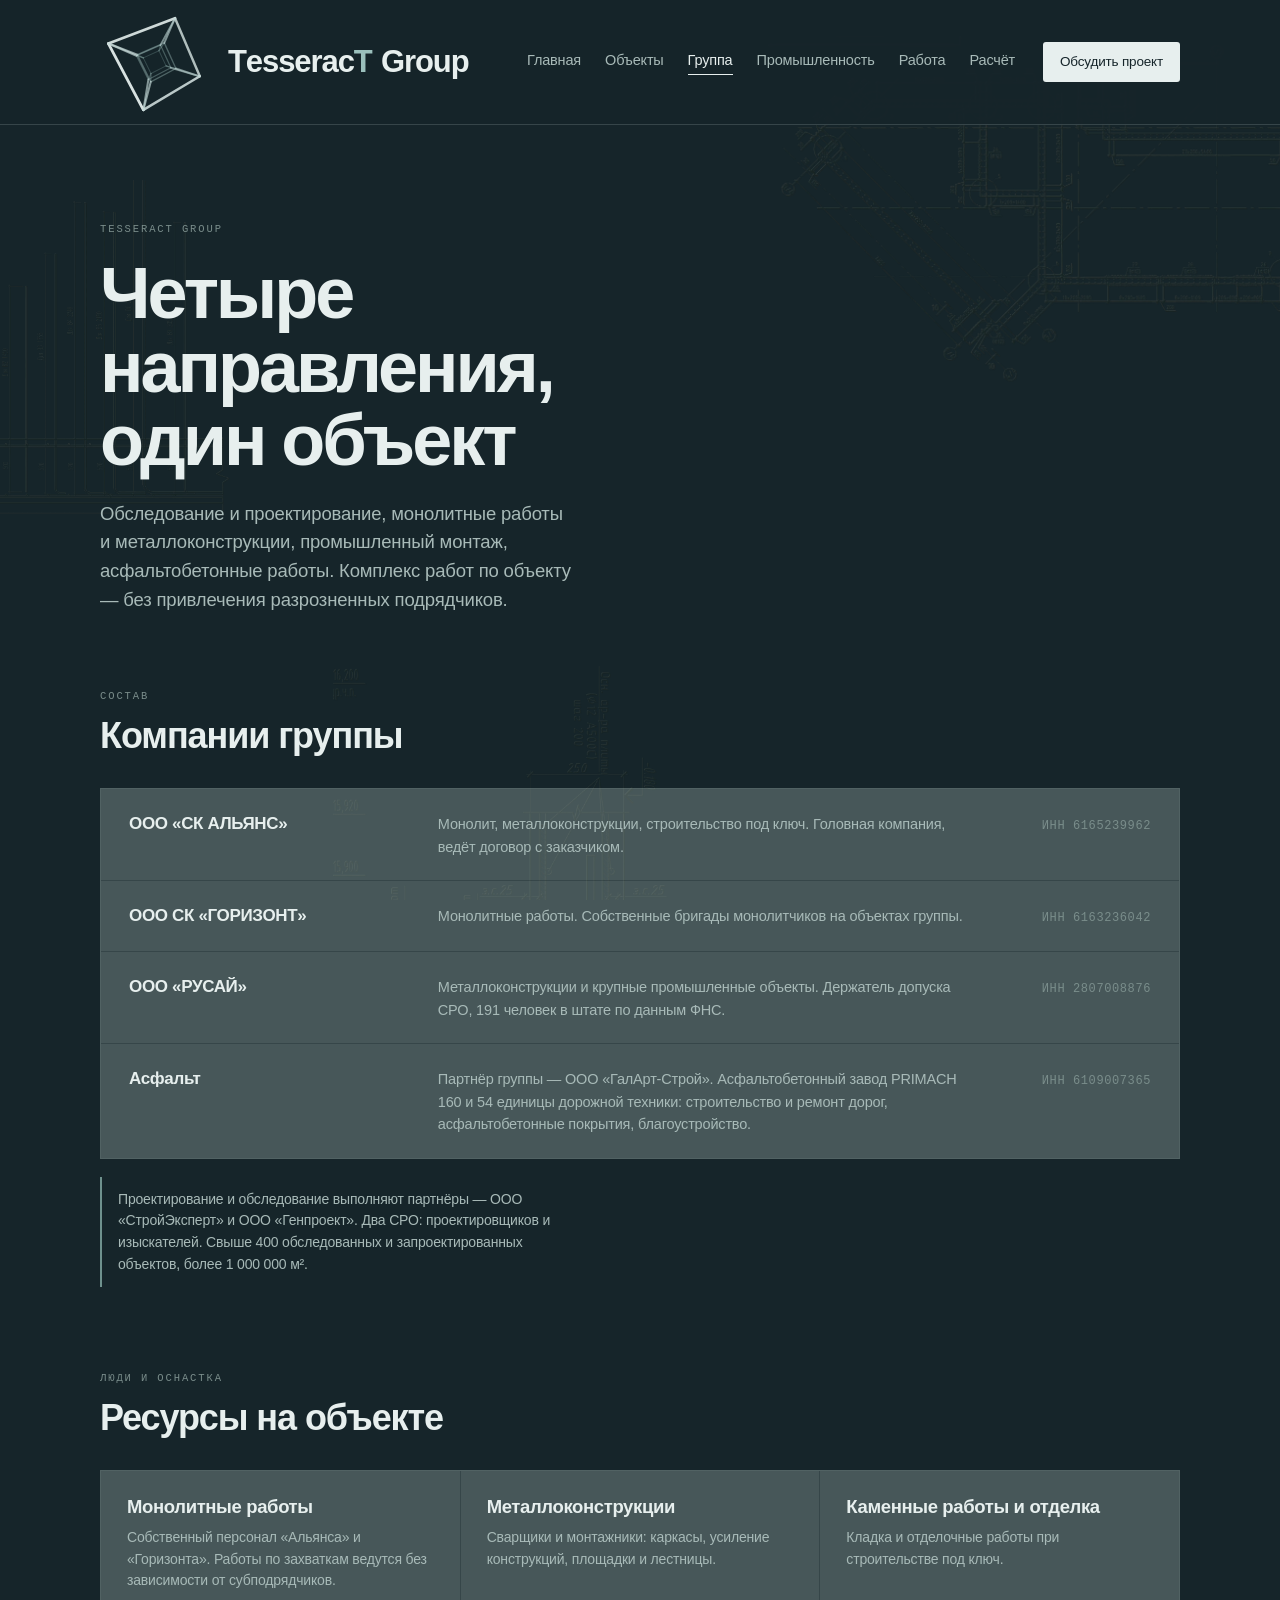
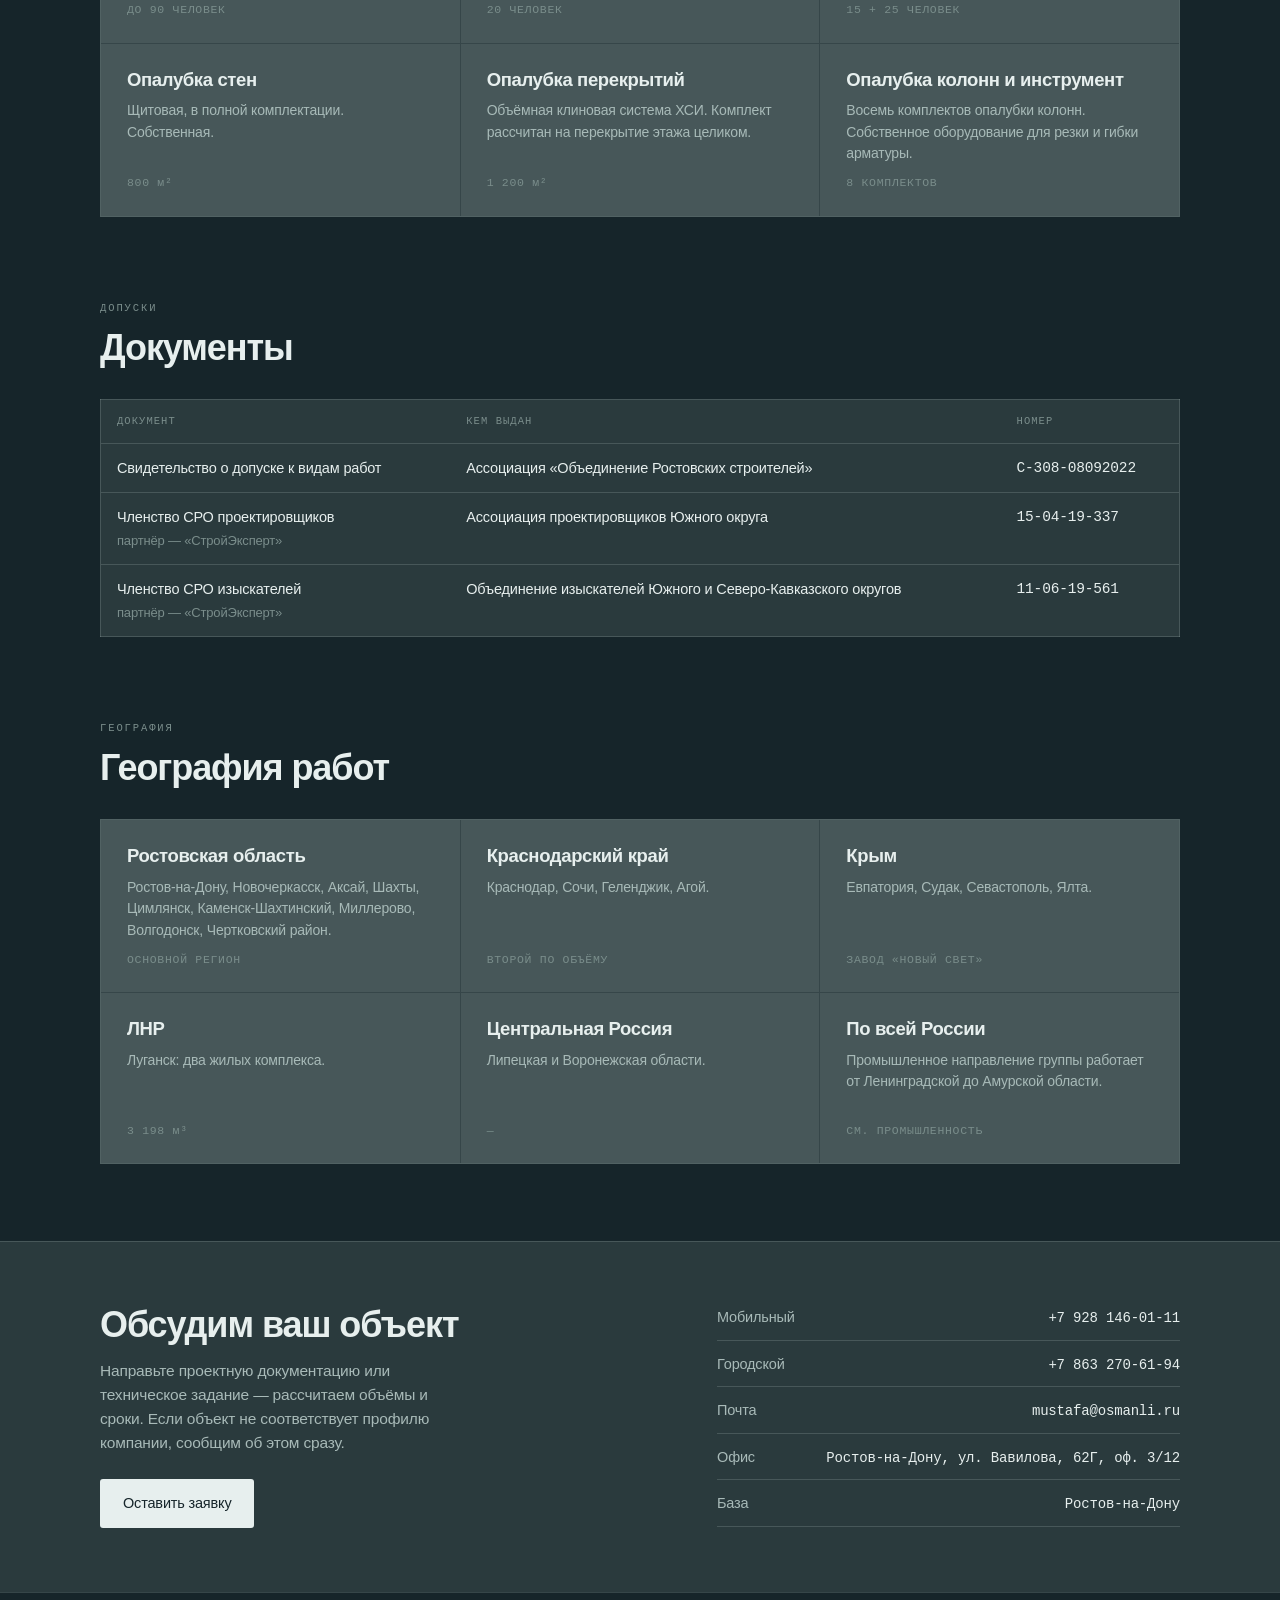
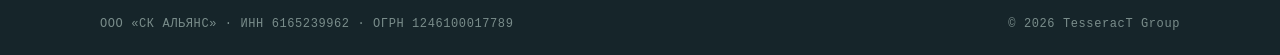
<file: group.html>
<!doctype html>
<html lang="ru" data-theme="dark">
<head>
<meta charset="utf-8">
<meta name="viewport" content="width=device-width,initial-scale=1">
<meta name="color-scheme" content="dark">
<meta name="theme-color" content="#16252A">
<title>Группа компаний — состав, ресурсы, допуски | TesseracT Group</title>
<meta name="description" content="СК «Альянс», СК «Горизонт», «РусАй» и проектные партнёры. Собственная опалубка, до 350 человек персонала, допуск СРО, работа в 8 регионах.">
<link rel="canonical" href="https://skadon.ru/group.html">
<meta property="og:type" content="website">
<meta property="og:title" content="Группа компаний — состав, ресурсы, допуски | TesseracT Group">
<meta property="og:description" content="СК «Альянс», СК «Горизонт», «РусАй» и проектные партнёры. Собственная опалубка, до 350 человек персонала, допуск СРО, работа в 8 регионах.">
<meta property="og:url" content="https://skadon.ru/group.html">
<meta property="og:locale" content="ru_RU">
<script type="application/ld+json">{"@context": "https://schema.org", "@type": "GeneralContractor", "name": "TesseracT Group — ООО «СК АЛЬЯНС»", "alternateName": "СК Альянс", "url": "https://skadon.ru/", "telephone": "+7-928-146-01-11", "email": "mustafa@osmanli.ru", "taxID": "6165239962", "vatID": "6165239962", "address": {"@type": "PostalAddress", "streetAddress": "ул. Вавилова, 62Г, офис 3/12", "addressLocality": "Ростов-на-Дону", "postalCode": "344064", "addressRegion": "Ростовская область", "addressCountry": "RU"}, "areaServed": [{"@type": "State", "name": "Ростовская область"}, {"@type": "State", "name": "Краснодарский край"}, {"@type": "State", "name": "Республика Крым"}, {"@type": "Country", "name": "Россия"}], "foundingDate": "2024", "knowsAbout": ["монолитные работы", "металлоконструкции", "строительство под ключ", "фундаменты под промышленное оборудование", "подпорные стены", "теплоизоляция"], "hasOfferCatalog": {"@type": "OfferCatalog", "name": "Виды работ", "itemListElement": [{"@type": "Offer", "itemOffered": {"@type": "Service", "name": "Монолитные работы"}}, {"@type": "Offer", "itemOffered": {"@type": "Service", "name": "Монтаж металлоконструкций"}}, {"@type": "Offer", "itemOffered": {"@type": "Service", "name": "Строительство под ключ"}}, {"@type": "Offer", "itemOffered": {"@type": "Service", "name": "Субподряд у генерального подрядчика"}}]}}</script>
<link rel="icon" href="/favicon.svg" type="image/svg+xml">
<link rel="alternate icon" href="/favicon.ico" sizes="32x32">
<link rel="apple-touch-icon" href="/apple-touch-icon.png">
<link rel="stylesheet" href="assets/masks.css?v=1119h">
<link rel="stylesheet" href="assets/style.css?v=1119h">
<script src="assets/app.js?v=1119h" defer></script>
</head>
<body>
<div class="page">
<header>
  <div class="wrap">
    <div class="brand" id="brand" title="Нажми — перезапустить">
      <canvas id="logo" width="112" height="112"></canvas>
      <span class="nm" id="nm"></span>
    </div>
    <nav>
      <a href="index.html">Главная</a>
      <a href="objects.html">Объекты</a>
      <a href="group.html" class="cur">Группа</a>
      <a href="prom.html">Промышленность</a>
      <a href="jobs.html">Работа</a>
      <a href="calc.html">Расчёт</a>
    </nav>
    <a class="btn btn-solid btn-sm" href="index.html#cta">Обсудить проект</a>
  </div>
</header>

<div class="hero wrap rise">
  <span class="eyebrow">TesseracT Group</span>
  <h1>Четыре направления, один объект</h1>
  <p class="lead">Обследование и проектирование, монолитные работы и металлоконструкции, промышленный монтаж, асфальтобетонные работы. Комплекс работ по объекту — без привлечения разрозненных подрядчиков.</p>
</div>

<section class="wrap rise" style="padding-top:20px">
  <div class="sec-head"><div><span class="eyebrow">Состав</span><h2 style="margin-top:10px">Компании группы</h2></div></div>
  <div class="group">
    <div class="grow">
      <strong>ООО «СК АЛЬЯНС»</strong>
      <p>Монолит, металлоконструкции, строительство под ключ. Головная компания, ведёт договор с заказчиком.</p>
      <span class="m">ИНН 6165239962</span>
    </div>
    <div class="grow">
      <strong>ООО СК «ГОРИЗОНТ»</strong>
      <p>Монолитные работы. Собственные бригады монолитчиков на объектах группы.</p>
      <span class="m">ИНН 6163236042</span>
    </div>
    <div class="grow">
      <strong>ООО «РУСАЙ»</strong>
      <p>Металлоконструкции и крупные промышленные объекты. Держатель допуска СРО, 191 человек в штате по данным ФНС.</p>
      <span class="m">ИНН 2807008876</span>
    </div>
    <a class="grow" href="dorogi.html">
      <strong>Асфальт</strong>
      <p>Партнёр группы — ООО «ГалАрт-Строй». Асфальтобетонный завод PRIMACH 160 и 54 единицы дорожной техники: строительство и ремонт дорог, асфальтобетонные покрытия, благоустройство.</p>
      <span class="m">ИНН 6109007365</span>
    </a>
  </div>
  <p class="note">Проектирование и обследование выполняют партнёры — ООО «СтройЭксперт» и ООО «Генпроект».
  Два СРО: проектировщиков и изыскателей. Свыше 400 обследованных и запроектированных объектов, более 1 000 000 м².</p>
</section>

<section class="wrap rise" style="padding-top:0">
  <div class="sec-head"><div><span class="eyebrow">Люди и оснастка</span><h2 style="margin-top:10px">Ресурсы на объекте</h2></div></div>
  <div class="tiles">
    <div class="tile"><h3>Монолитные работы</h3><p>Собственный персонал «Альянса» и «Горизонта». Работы по захваткам ведутся без зависимости от субподрядчиков.</p><span class="m">ДО 90 ЧЕЛОВЕК</span></div>
    <div class="tile"><h3>Металлоконструкции</h3><p>Сварщики и монтажники: каркасы, усиление конструкций, площадки и лестницы.</p><span class="m">20 ЧЕЛОВЕК</span></div>
    <div class="tile"><h3>Каменные работы и отделка</h3><p>Кладка и отделочные работы при строительстве под ключ.</p><span class="m">15 + 25 ЧЕЛОВЕК</span></div>
    <div class="tile"><h3>Опалубка стен</h3><p>Щитовая, в полной комплектации. Собственная.</p><span class="m">800 м²</span></div>
    <div class="tile"><h3>Опалубка перекрытий</h3><p>Объёмная клиновая система ХСИ. Комплект рассчитан на перекрытие этажа целиком.</p><span class="m">1 200 м²</span></div>
    <div class="tile"><h3>Опалубка колонн и инструмент</h3><p>Восемь комплектов опалубки колонн. Собственное оборудование для резки и гибки арматуры.</p><span class="m">8 КОМПЛЕКТОВ</span></div>
  </div>
</section>

<section class="wrap rise" style="padding-top:0">
  <div class="sec-head"><div><span class="eyebrow">Допуски</span><h2 style="margin-top:10px">Документы</h2></div></div>
  <div class="tbl-wrap">
  <table class="tbl">
    <tr><th>Документ</th><th>Кем выдан</th><th>Номер</th></tr>
    <tr><td>Свидетельство о допуске к видам работ</td><td>Ассоциация «Объединение Ростовских строителей»</td><td class="n">С-308-08092022</td></tr>
    <tr><td>Членство СРО проектировщиков<br><span style="color:var(--ink-3);font-size:13px">партнёр — «СтройЭксперт»</span></td><td>Ассоциация проектировщиков Южного округа</td><td class="n">15-04-19-337</td></tr>
    <tr><td>Членство СРО изыскателей<br><span style="color:var(--ink-3);font-size:13px">партнёр — «СтройЭксперт»</span></td><td>Объединение изыскателей Южного и Северо-Кавказского округов</td><td class="n">11-06-19-561</td></tr>
  </table>
  </div>
</section>

<section class="wrap rise" style="padding-top:0">
  <div class="sec-head"><div><span class="eyebrow">География</span><h2 style="margin-top:10px">География работ</h2></div></div>
  <div class="tiles">
    <div class="tile"><h3>Ростовская область</h3><p>Ростов-на-Дону, Новочеркасск, Аксай, Шахты, Цимлянск, Каменск-Шахтинский, Миллерово, Волгодонск, Чертковский район.</p><span class="m">ОСНОВНОЙ РЕГИОН</span></div>
    <div class="tile"><h3>Краснодарский край</h3><p>Краснодар, Сочи, Геленджик, Агой.</p><span class="m">ВТОРОЙ ПО ОБЪЁМУ</span></div>
    <div class="tile"><h3>Крым</h3><p>Евпатория, Судак, Севастополь, Ялта.</p><span class="m">ЗАВОД «НОВЫЙ СВЕТ»</span></div>
    <div class="tile"><h3>ЛНР</h3><p>Луганск: два жилых комплекса.</p><span class="m">3 198 м³</span></div>
    <div class="tile"><h3>Центральная Россия</h3><p>Липецкая и Воронежская области.</p><span class="m">—</span></div>
    <div class="tile"><h3>По всей России</h3><p>Промышленное направление группы работает от Ленинградской до Амурской области.</p><span class="m">СМ. ПРОМЫШЛЕННОСТЬ</span></div>
  </div>
</section>

<div class="cta">
  <div class="wrap">
    <div>
      <h2>Обсудим ваш объект</h2>
      <p>Направьте проектную документацию или техническое задание — рассчитаем объёмы и сроки. Если объект не соответствует профилю компании, сообщим об этом сразу.</p>
      <a class="btn btn-solid" style="margin-top:24px" href="index.html#cta">Оставить заявку</a>
    </div>
    <div class="contacts">
      <div class="l"><span>Мобильный</span><b><a href="tel:+79281460111">+7 928 146-01-11</a></b></div>
      <div class="l"><span>Городской</span><b><a href="tel:+78632706194">+7 863 270-61-94</a></b></div>
      <div class="l"><span>Почта</span><b>mustafa@osmanli.ru</b></div>
      <div class="l"><span>Офис</span><b>Ростов-на-Дону, ул. Вавилова, 62Г, оф. 3/12</b></div>
      <div class="l"><span>База</span><b>Ростов-на-Дону</b></div>
    </div>
  </div>
</div>

<footer><div class="wrap">
  <span>ООО «СК АЛЬЯНС» · ИНН 6165239962 · ОГРН 1246100017789</span>
  <span>© 2026 TesseracT Group</span>
</div></footer>
</div>
</body>
</html>
</file>
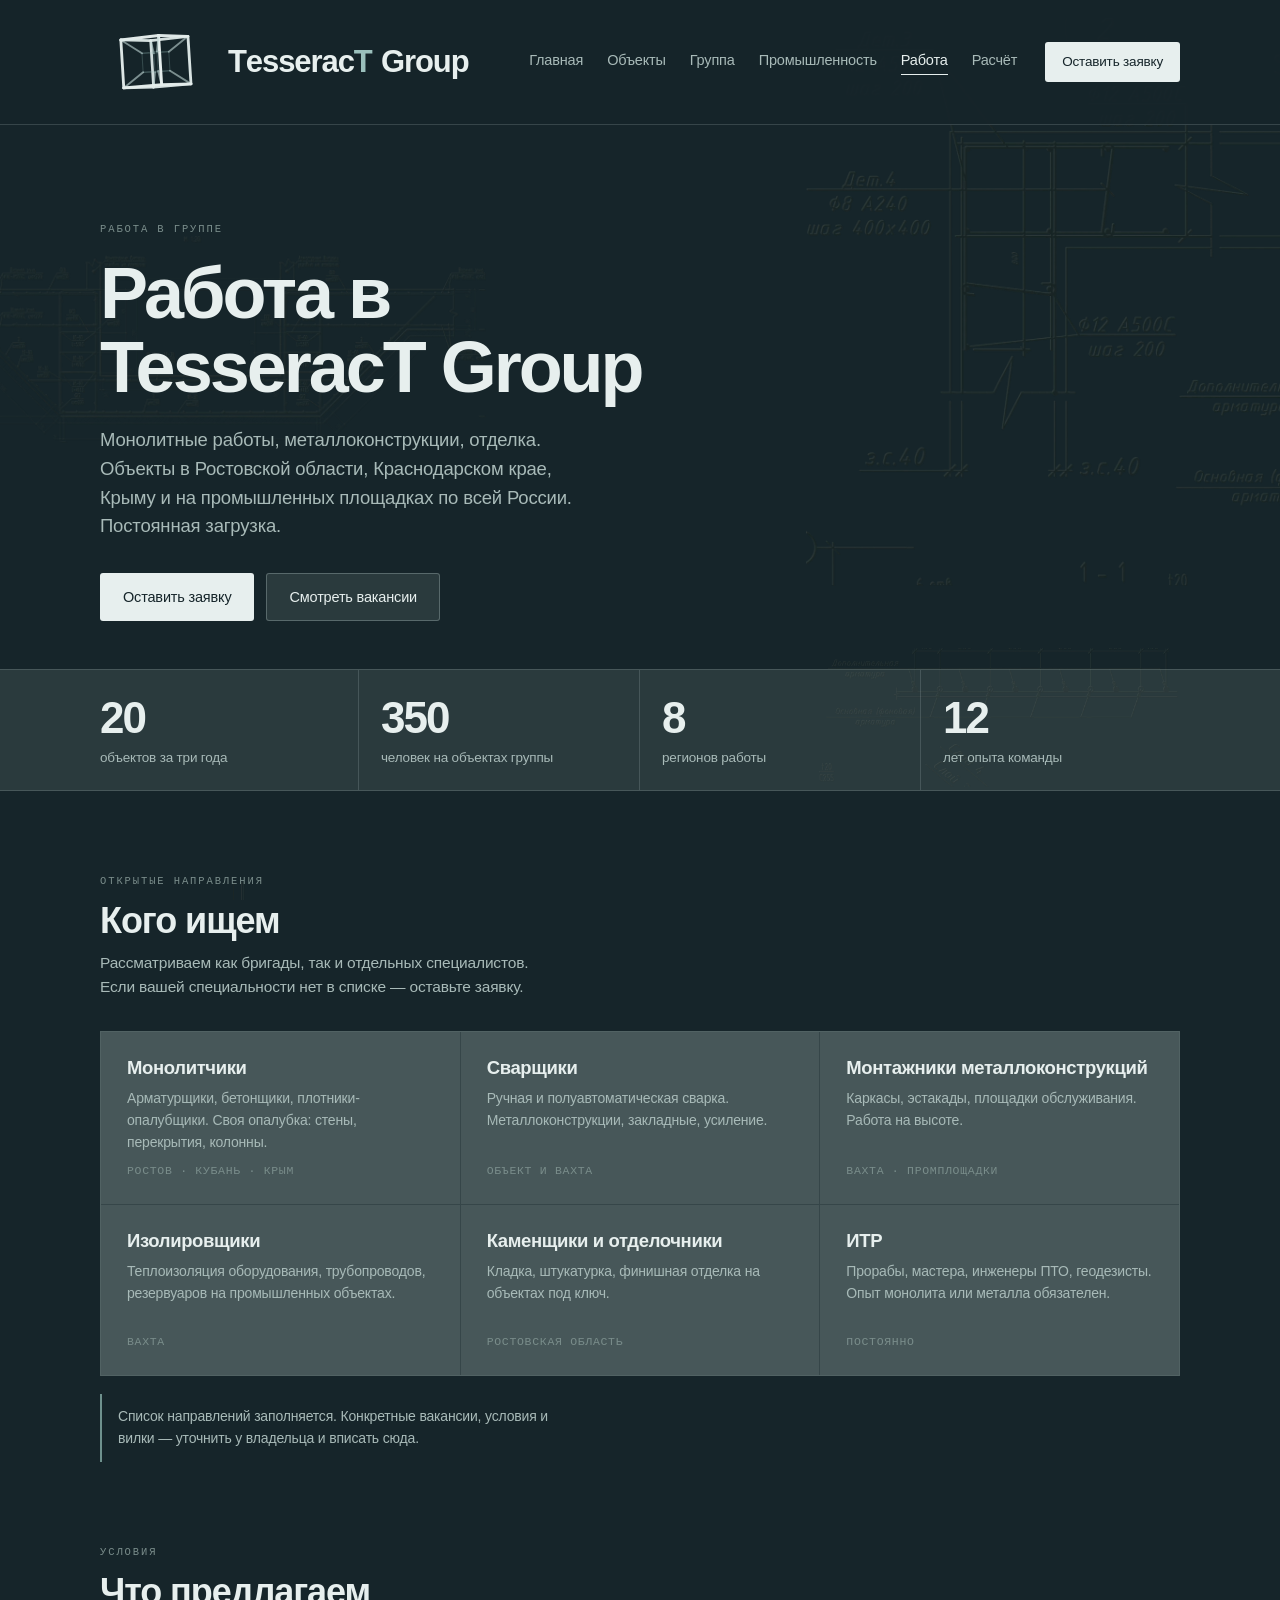
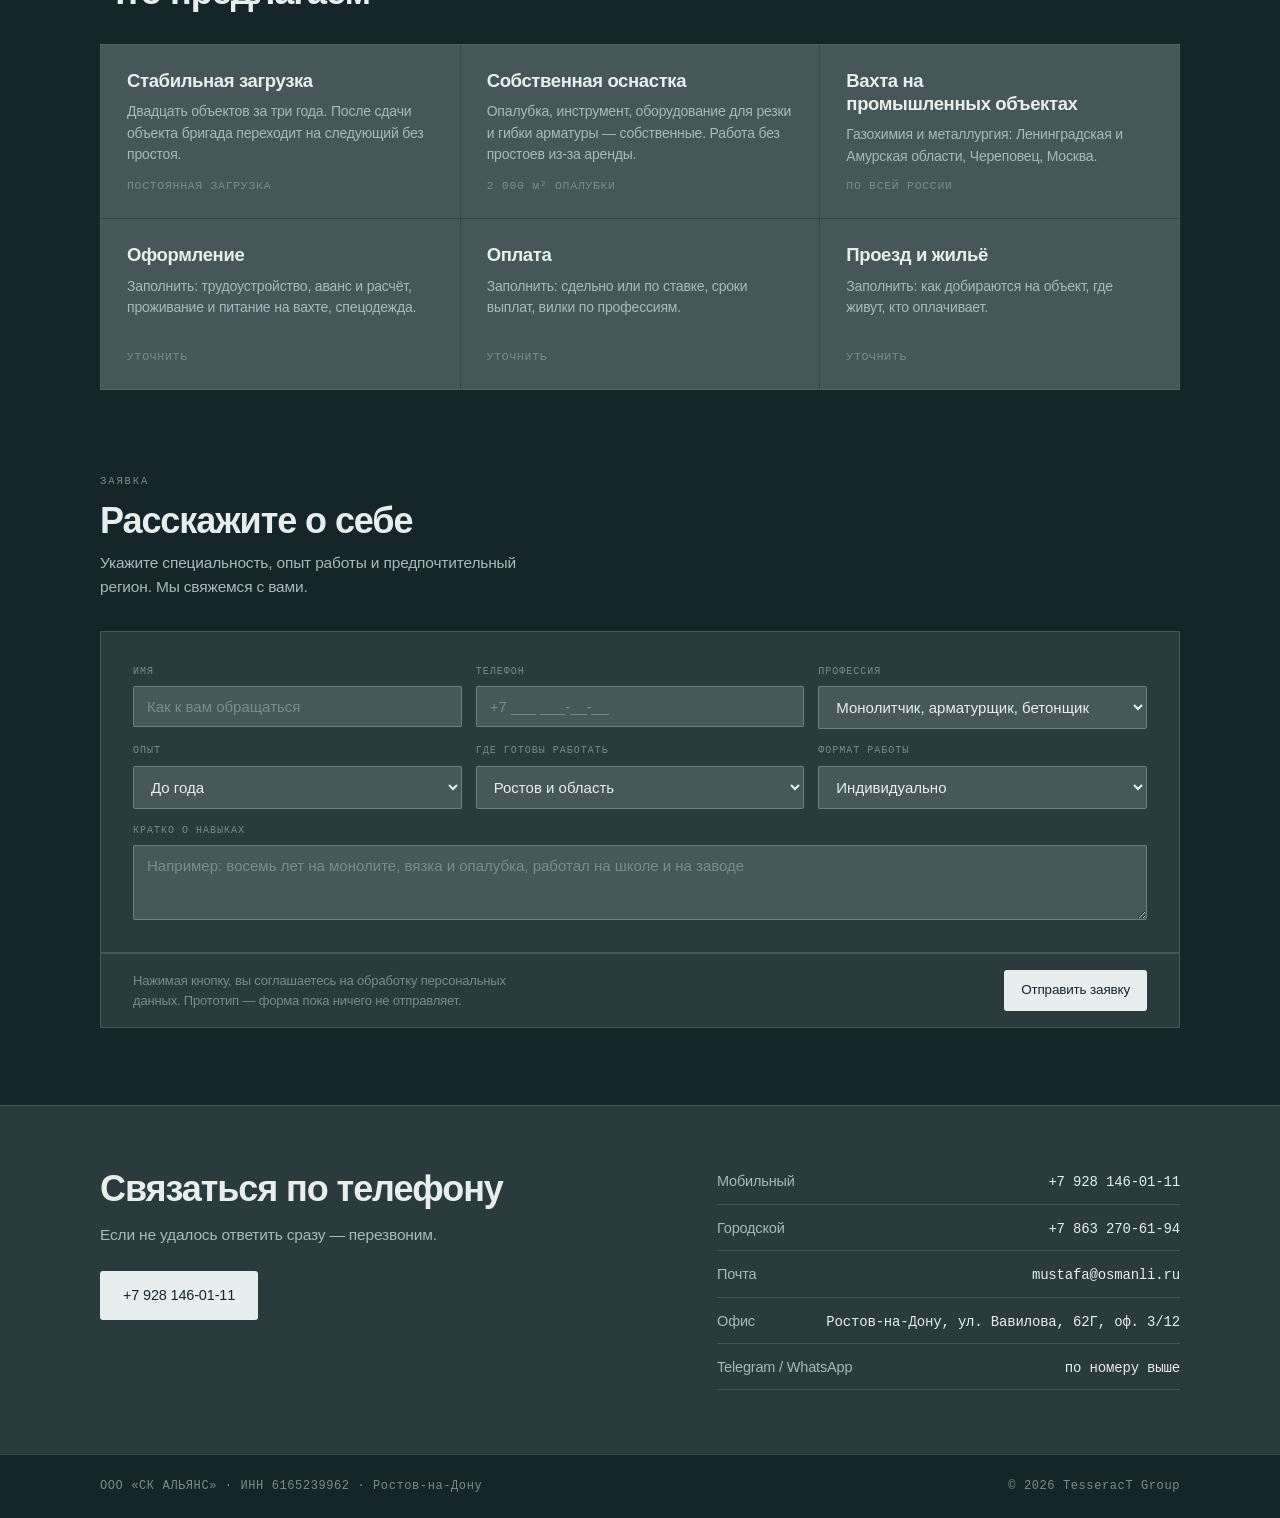
<file: jobs.html>
<!doctype html>
<html lang="ru" data-theme="dark">
<head>
<meta charset="utf-8">
<meta name="viewport" content="width=device-width,initial-scale=1">
<meta name="color-scheme" content="dark">
<meta name="theme-color" content="#16252A">
<title>Работа в строительстве — вакансии в Ростове-на-Дону и вахта | TesseracT Group</title>
<meta name="description" content="Ищем монолитчиков, сварщиков, монтажников металлоконструкций, изолировщиков, каменщиков, отделочников и ИТР. Объекты в Ростовской области, на Кубани, в Крыму и вахта по России.">
<link rel="canonical" href="https://skadon.ru/jobs.html">
<meta property="og:type" content="website">
<meta property="og:title" content="Работа в строительстве — вакансии в Ростове-на-Дону и вахта | TesseracT Group">
<meta property="og:description" content="Ищем монолитчиков, сварщиков, монтажников металлоконструкций, изолировщиков, каменщиков, отделочников и ИТР. Объекты в Ростовской области, на Кубани, в Крыму и вахта по России.">
<meta property="og:url" content="https://skadon.ru/jobs.html">
<meta property="og:locale" content="ru_RU">
<script type="application/ld+json">{"@context": "https://schema.org", "@type": "GeneralContractor", "name": "TesseracT Group — ООО «СК АЛЬЯНС»", "alternateName": "СК Альянс", "url": "https://skadon.ru/", "telephone": "+7-928-146-01-11", "email": "mustafa@osmanli.ru", "taxID": "6165239962", "vatID": "6165239962", "address": {"@type": "PostalAddress", "streetAddress": "ул. Вавилова, 62Г, офис 3/12", "addressLocality": "Ростов-на-Дону", "postalCode": "344064", "addressRegion": "Ростовская область", "addressCountry": "RU"}, "areaServed": [{"@type": "State", "name": "Ростовская область"}, {"@type": "State", "name": "Краснодарский край"}, {"@type": "State", "name": "Республика Крым"}, {"@type": "Country", "name": "Россия"}], "foundingDate": "2024", "knowsAbout": ["монолитные работы", "металлоконструкции", "строительство под ключ", "фундаменты под промышленное оборудование", "подпорные стены", "теплоизоляция"], "hasOfferCatalog": {"@type": "OfferCatalog", "name": "Виды работ", "itemListElement": [{"@type": "Offer", "itemOffered": {"@type": "Service", "name": "Монолитные работы"}}, {"@type": "Offer", "itemOffered": {"@type": "Service", "name": "Монтаж металлоконструкций"}}, {"@type": "Offer", "itemOffered": {"@type": "Service", "name": "Строительство под ключ"}}, {"@type": "Offer", "itemOffered": {"@type": "Service", "name": "Субподряд у генерального подрядчика"}}]}}</script>
<link rel="icon" href="/favicon.svg" type="image/svg+xml">
<link rel="alternate icon" href="/favicon.ico" sizes="32x32">
<link rel="apple-touch-icon" href="/apple-touch-icon.png">
<link rel="stylesheet" href="assets/masks.css?v=1119h">
<link rel="stylesheet" href="assets/style.css?v=1119h">
<script src="assets/app.js?v=1119h" defer></script>
</head>
<body>
<div class="page">
<header>
  <div class="wrap">
    <div class="brand" id="brand" title="Нажми — перезапустить">
      <canvas id="logo" width="112" height="112"></canvas>
      <span class="nm" id="nm"></span>
    </div>
    <nav>
      <a href="index.html">Главная</a>
      <a href="objects.html">Объекты</a>
      <a href="group.html">Группа</a>
      <a href="prom.html">Промышленность</a>
      <a href="jobs.html" class="cur">Работа</a>
      <a href="calc.html">Расчёт</a>
    </nav>
    <a class="btn btn-solid btn-sm" href="#form">Оставить заявку</a>
  </div>
</header>

<div class="hero wrap rise">
  <span class="eyebrow">Работа в группе</span>
  <h1>Работа в TesseracT Group</h1>
  <p class="lead">Монолитные работы, металлоконструкции, отделка. Объекты в Ростовской области, Краснодарском крае, Крыму и на промышленных площадках по всей России. Постоянная загрузка.</p>
  <div class="hero-cta">
    <a class="btn btn-solid" href="#form">Оставить заявку</a>
    <a class="btn btn-ghost" href="#list">Смотреть вакансии</a>
  </div>
</div>

<div class="figures rise">
  <div class="wrap">
    <div class="fig">
      <div><strong data-count="20">0</strong><span>объектов за три года</span></div>
      <div><strong data-count="350">0</strong><span>человек на объектах группы</span></div>
      <div><strong data-count="8">0</strong><span>регионов работы</span></div>
      <div><strong data-count="12">0</strong><span>лет опыта команды</span></div>
    </div>
  </div>
</div>

<section id="list" class="wrap rise">
  <div class="sec-head">
    <div>
      <span class="eyebrow">Открытые направления</span>
      <h2 style="margin-top:10px">Кого ищем</h2>
      <p>Рассматриваем как бригады, так и отдельных специалистов. Если вашей специальности нет в списке — оставьте заявку.</p>
    </div>
  </div>
  <div class="tiles">
    <div class="tile"><h3>Монолитчики</h3><p>Арматурщики, бетонщики, плотники-опалубщики. Своя опалубка: стены, перекрытия, колонны.</p><span class="m">РОСТОВ · КУБАНЬ · КРЫМ</span></div>
    <div class="tile"><h3>Сварщики</h3><p>Ручная и полуавтоматическая сварка. Металлоконструкции, закладные, усиление.</p><span class="m">ОБЪЕКТ И ВАХТА</span></div>
    <div class="tile"><h3>Монтажники металлоконструкций</h3><p>Каркасы, эстакады, площадки обслуживания. Работа на высоте.</p><span class="m">ВАХТА · ПРОМПЛОЩАДКИ</span></div>
    <div class="tile"><h3>Изолировщики</h3><p>Теплоизоляция оборудования, трубопроводов, резервуаров на промышленных объектах.</p><span class="m">ВАХТА</span></div>
    <div class="tile"><h3>Каменщики и отделочники</h3><p>Кладка, штукатурка, финишная отделка на объектах под ключ.</p><span class="m">РОСТОВСКАЯ ОБЛАСТЬ</span></div>
    <div class="tile"><h3>ИТР</h3><p>Прорабы, мастера, инженеры ПТО, геодезисты. Опыт монолита или металла обязателен.</p><span class="m">ПОСТОЯННО</span></div>
  </div>
  <p class="note">Список направлений заполняется. Конкретные вакансии, условия и вилки —
  уточнить у владельца и вписать сюда.</p>
</section>

<section class="wrap rise" style="padding-top:0">
  <div class="sec-head"><div><span class="eyebrow">Условия</span><h2 style="margin-top:10px">Что предлагаем</h2></div></div>
  <div class="tiles">
    <div class="tile"><h3>Стабильная загрузка</h3><p>Двадцать объектов за три года. После сдачи объекта бригада переходит на следующий без простоя.</p><span class="m">ПОСТОЯННАЯ ЗАГРУЗКА</span></div>
    <div class="tile"><h3>Собственная оснастка</h3><p>Опалубка, инструмент, оборудование для резки и гибки арматуры — собственные. Работа без простоев из-за аренды.</p><span class="m">2 000 м² ОПАЛУБКИ</span></div>
    <div class="tile"><h3>Вахта на промышленных объектах</h3><p>Газохимия и металлургия: Ленинградская и Амурская области, Череповец, Москва.</p><span class="m">ПО ВСЕЙ РОССИИ</span></div>
    <div class="tile"><h3>Оформление</h3><p>Заполнить: трудоустройство, аванс и расчёт, проживание и питание на вахте, спецодежда.</p><span class="m">УТОЧНИТЬ</span></div>
    <div class="tile"><h3>Оплата</h3><p>Заполнить: сдельно или по ставке, сроки выплат, вилки по профессиям.</p><span class="m">УТОЧНИТЬ</span></div>
    <div class="tile"><h3>Проезд и жильё</h3><p>Заполнить: как добираются на объект, где живут, кто оплачивает.</p><span class="m">УТОЧНИТЬ</span></div>
  </div>
</section>

<section id="form" class="wrap rise" style="padding-top:0">
  <div class="sec-head">
    <div>
      <span class="eyebrow">Заявка</span>
      <h2 style="margin-top:10px">Расскажите о себе</h2>
      <p>Укажите специальность, опыт работы и предпочтительный регион. Мы свяжемся с вами.</p>
    </div>
  </div>
  <div class="calc">
    <div class="calc-top">
      <form class="form" onsubmit="return false">
        <label><span>Имя</span><input type="text" placeholder="Как к вам обращаться" autocomplete="name"></label>
        <label><span>Телефон</span><input type="tel" placeholder="+7 ___ ___-__-__" autocomplete="tel"></label>
        <label><span>Профессия</span>
          <select>
            <option>Монолитчик, арматурщик, бетонщик</option>
            <option>Плотник-опалубщик</option>
            <option>Сварщик</option>
            <option>Монтажник металлоконструкций</option>
            <option>Изолировщик</option>
            <option>Каменщик</option>
            <option>Отделочник</option>
            <option>Прораб, мастер</option>
            <option>Инженер ПТО, геодезист</option>
            <option>Другое</option>
          </select>
        </label>
        <label><span>Опыт</span>
          <select>
            <option>До года</option>
            <option>1–3 года</option>
            <option>3–10 лет</option>
            <option>Больше 10 лет</option>
          </select>
        </label>
        <label><span>Где готовы работать</span>
          <select>
            <option>Ростов и область</option>
            <option>Краснодарский край</option>
            <option>Крым</option>
            <option>Вахта по России</option>
            <option>Любой регион</option>
          </select>
        </label>
        <label><span>Формат работы</span>
          <select>
            <option>Индивидуально</option>
            <option>Бригада, 2–5 человек</option>
            <option>Бригада, больше 5 человек</option>
          </select>
        </label>
        <label class="wide"><span>Кратко о навыках</span><textarea rows="3" placeholder="Например: восемь лет на монолите, вязка и опалубка, работал на школе и на заводе"></textarea></label>
      </form>
    </div>
    <div class="calc-foot">
      <p>Нажимая кнопку, вы соглашаетесь на обработку персональных данных. Прототип — форма пока ничего не отправляет.</p>
      <a class="btn btn-solid btn-sm" href="#form">Отправить заявку</a>
    </div>
  </div>
</section>

<div class="cta">
  <div class="wrap">
    <div>
      <h2>Связаться по телефону</h2>
      <p>Если не удалось ответить сразу — перезвоним.</p>
      <a class="btn btn-solid" style="margin-top:24px" href="tel:+79281460111">+7 928 146-01-11</a>
    </div>
    <div class="contacts">
      <div class="l"><span>Мобильный</span><b><a href="tel:+79281460111">+7 928 146-01-11</a></b></div>
      <div class="l"><span>Городской</span><b><a href="tel:+78632706194">+7 863 270-61-94</a></b></div>
      <div class="l"><span>Почта</span><b>mustafa@osmanli.ru</b></div>
      <div class="l"><span>Офис</span><b>Ростов-на-Дону, ул. Вавилова, 62Г, оф. 3/12</b></div>
      <div class="l"><span>Telegram / WhatsApp</span><b>по номеру выше</b></div>
    </div>
  </div>
</div>

<footer><div class="wrap">
  <span>ООО «СК АЛЬЯНС» · ИНН 6165239962 · Ростов-на-Дону</span>
  <span>© 2026 TesseracT Group</span>
</div></footer>
</div>
</body>
</html>
</file>
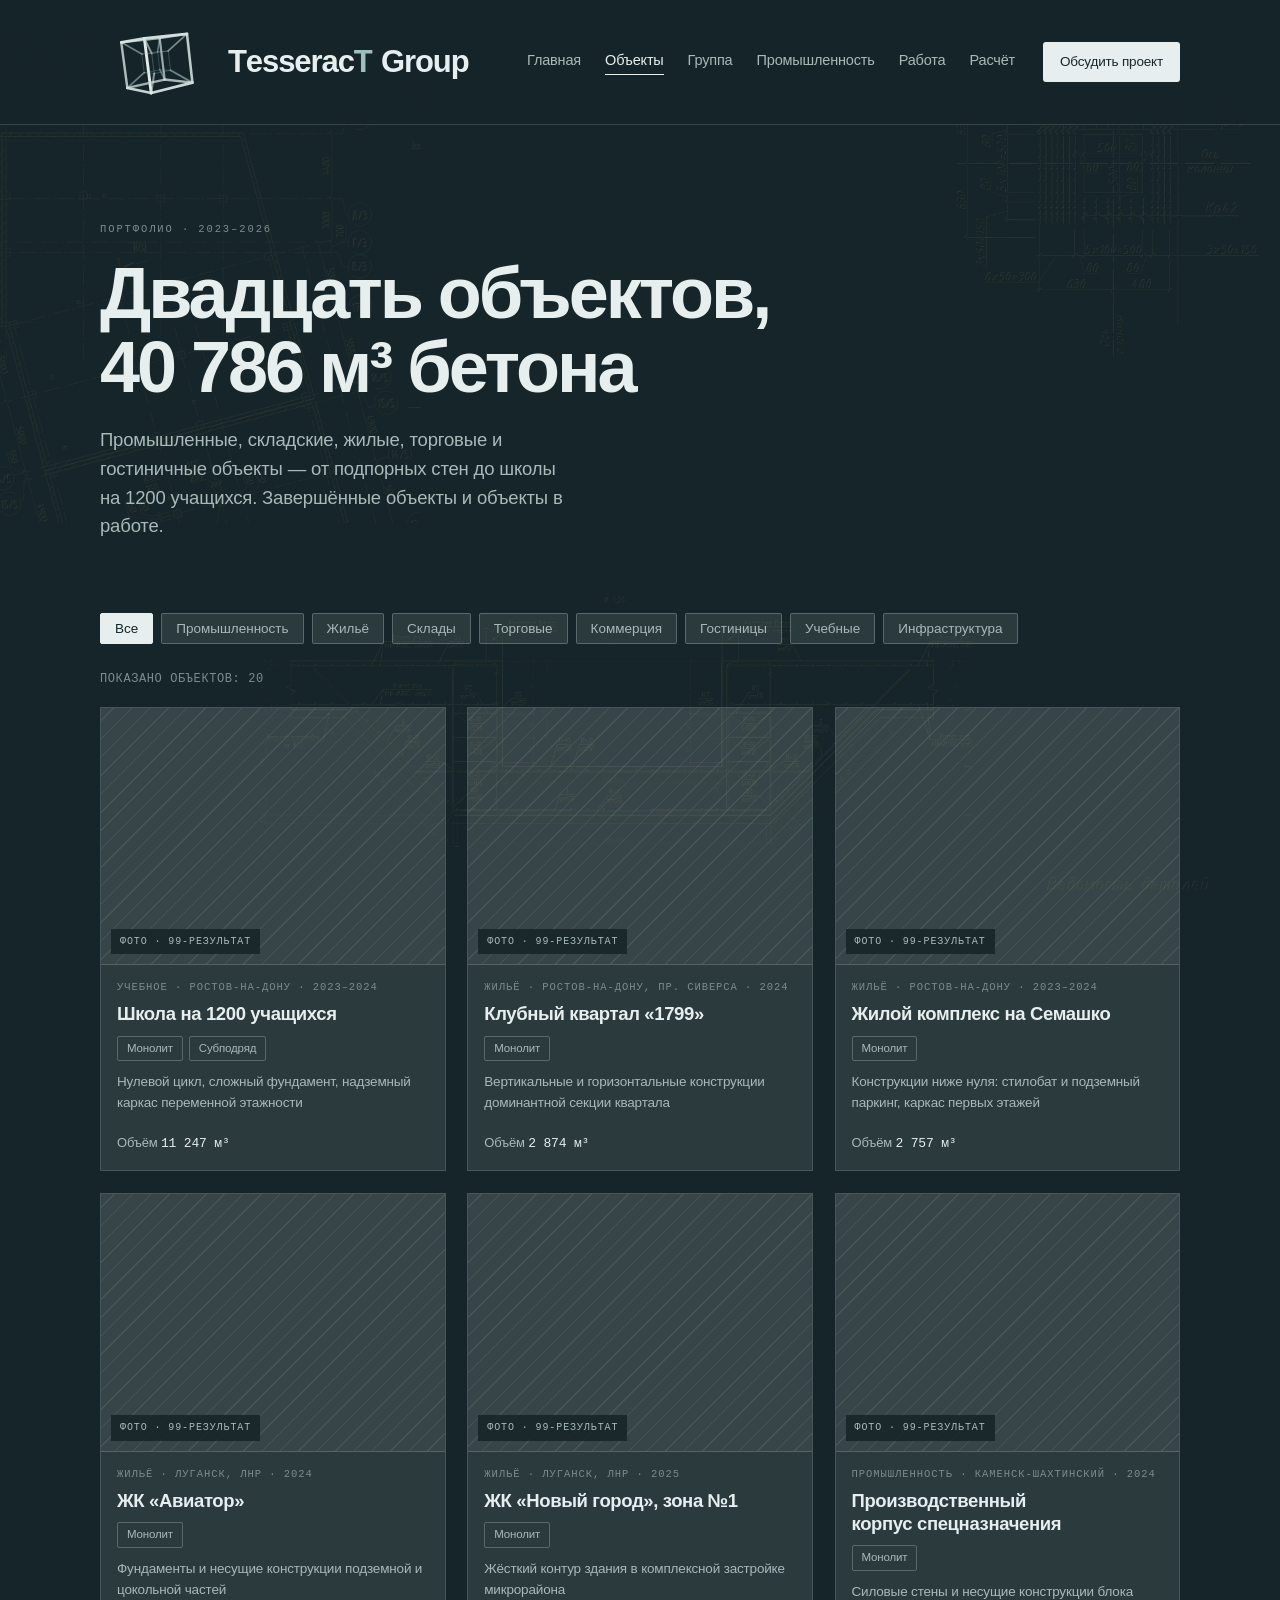
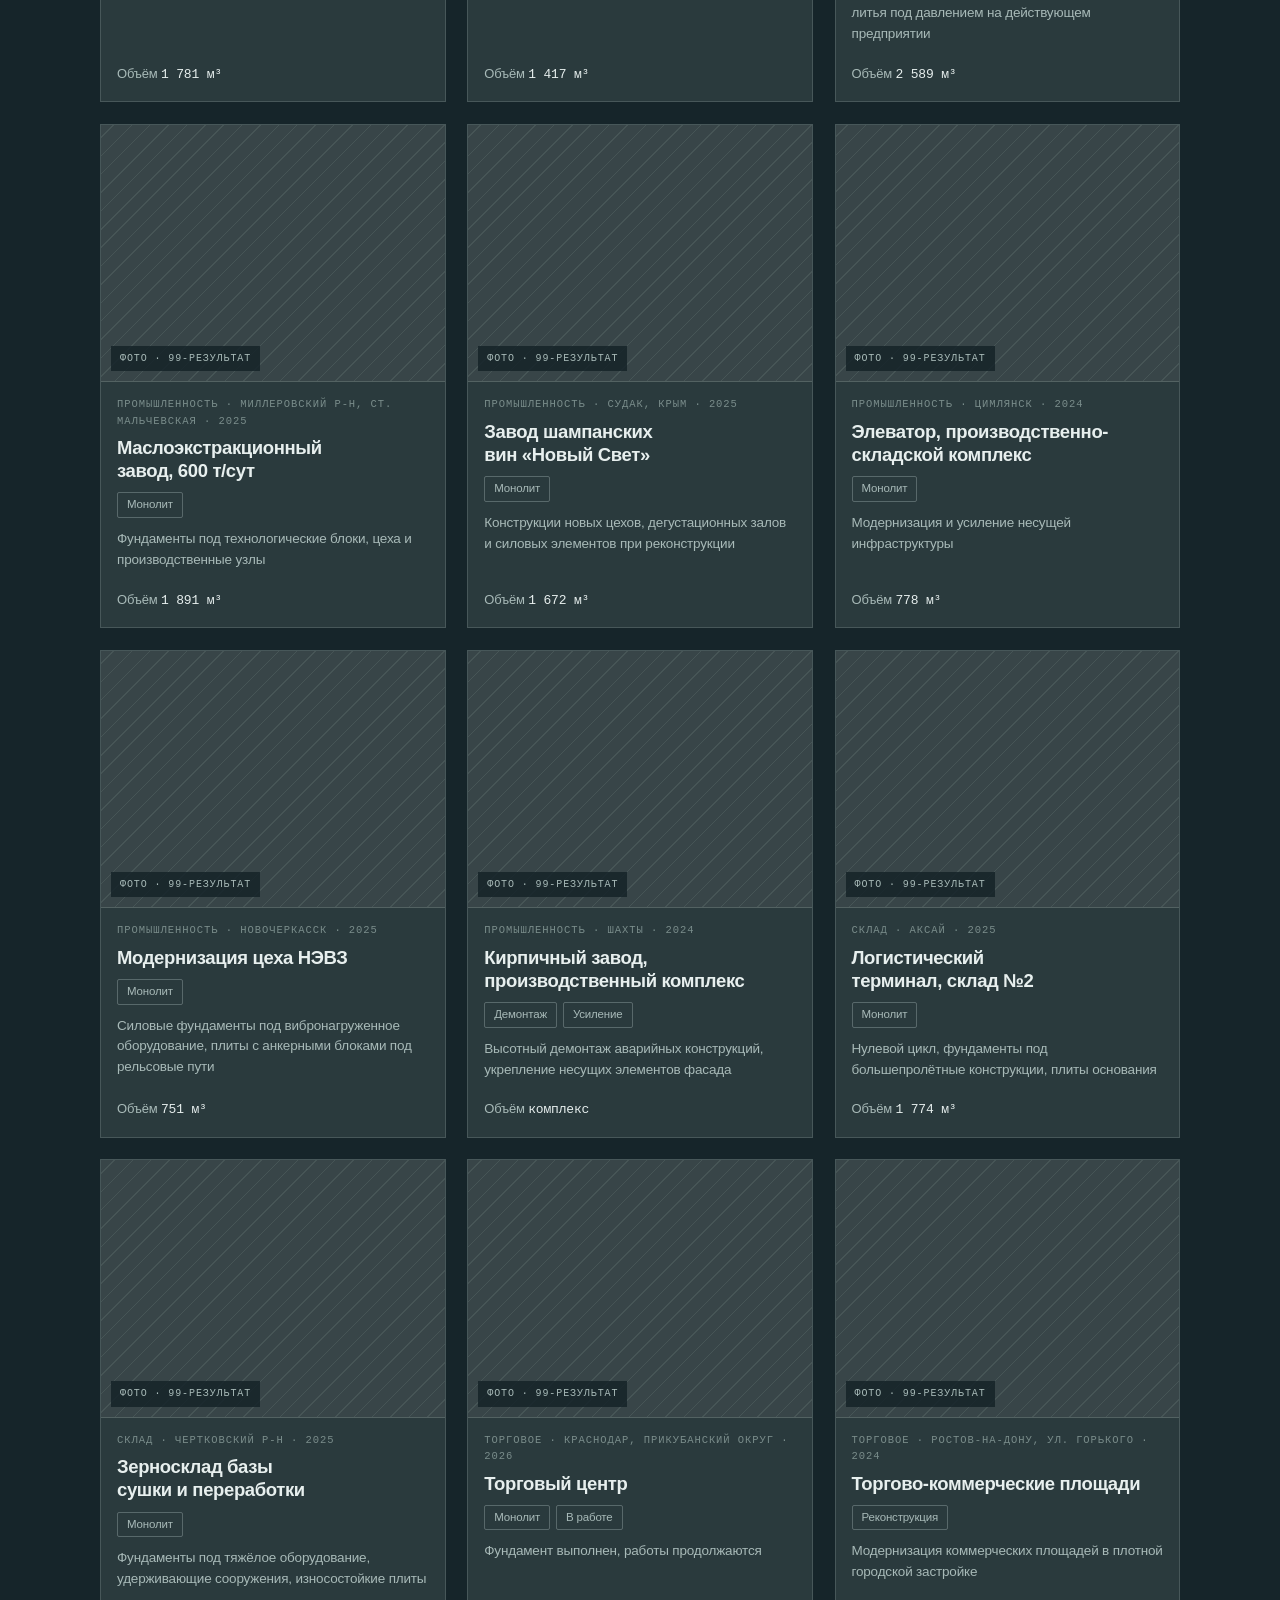
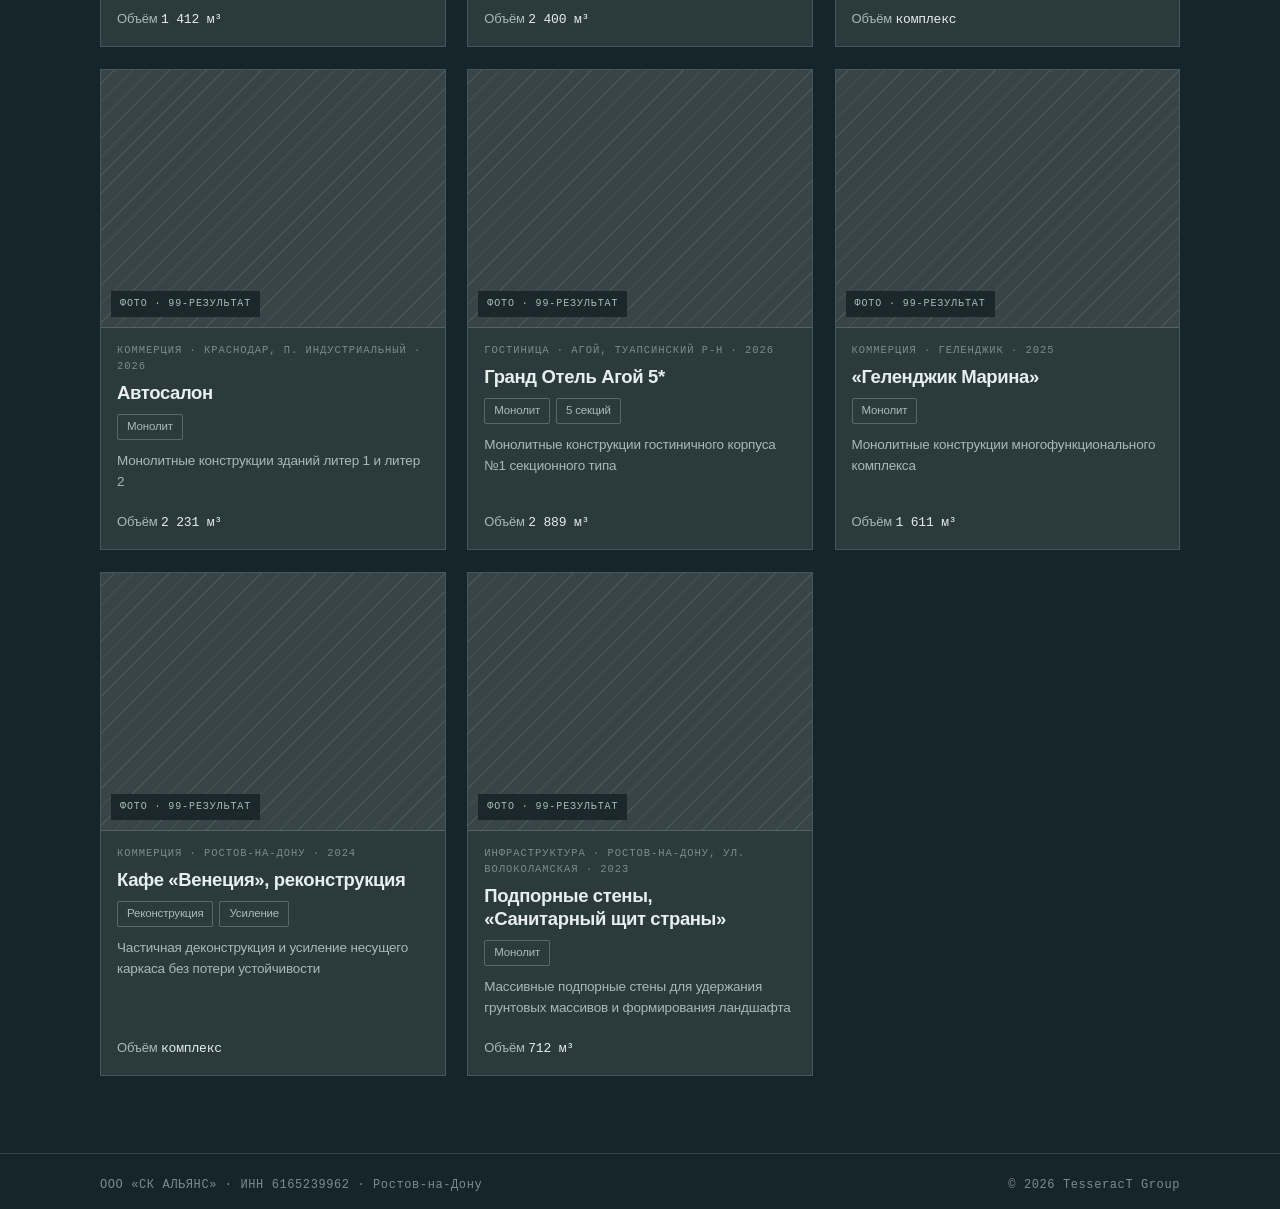
<file: objects.html>
<!doctype html>
<html lang="ru" data-theme="dark">
<head>
<meta charset="utf-8">
<meta name="viewport" content="width=device-width,initial-scale=1">
<meta name="color-scheme" content="dark">
<meta name="theme-color" content="#16252A">
<title>Объекты — 20 сданных объектов, 40 786 м³ бетона | TesseracT Group</title>
<meta name="description" content="Портфолио монолитных работ: школа на 1200 учащихся, маслоэкстракционный завод, логистический терминал, гостиница, жилые комплексы. Объёмы, годы, регионы.">
<link rel="canonical" href="https://skadon.ru/objects.html">
<meta property="og:type" content="website">
<meta property="og:title" content="Объекты — 20 сданных объектов, 40 786 м³ бетона | TesseracT Group">
<meta property="og:description" content="Портфолио монолитных работ: школа на 1200 учащихся, маслоэкстракционный завод, логистический терминал, гостиница, жилые комплексы. Объёмы, годы, регионы.">
<meta property="og:url" content="https://skadon.ru/objects.html">
<meta property="og:locale" content="ru_RU">
<script type="application/ld+json">{"@context": "https://schema.org", "@type": "GeneralContractor", "name": "TesseracT Group — ООО «СК АЛЬЯНС»", "alternateName": "СК Альянс", "url": "https://skadon.ru/", "telephone": "+7-928-146-01-11", "email": "mustafa@osmanli.ru", "taxID": "6165239962", "vatID": "6165239962", "address": {"@type": "PostalAddress", "streetAddress": "ул. Вавилова, 62Г, офис 3/12", "addressLocality": "Ростов-на-Дону", "postalCode": "344064", "addressRegion": "Ростовская область", "addressCountry": "RU"}, "areaServed": [{"@type": "State", "name": "Ростовская область"}, {"@type": "State", "name": "Краснодарский край"}, {"@type": "State", "name": "Республика Крым"}, {"@type": "Country", "name": "Россия"}], "foundingDate": "2024", "knowsAbout": ["монолитные работы", "металлоконструкции", "строительство под ключ", "фундаменты под промышленное оборудование", "подпорные стены", "теплоизоляция"], "hasOfferCatalog": {"@type": "OfferCatalog", "name": "Виды работ", "itemListElement": [{"@type": "Offer", "itemOffered": {"@type": "Service", "name": "Монолитные работы"}}, {"@type": "Offer", "itemOffered": {"@type": "Service", "name": "Монтаж металлоконструкций"}}, {"@type": "Offer", "itemOffered": {"@type": "Service", "name": "Строительство под ключ"}}, {"@type": "Offer", "itemOffered": {"@type": "Service", "name": "Субподряд у генерального подрядчика"}}]}}</script>
<link rel="icon" href="/favicon.svg" type="image/svg+xml">
<link rel="alternate icon" href="/favicon.ico" sizes="32x32">
<link rel="apple-touch-icon" href="/apple-touch-icon.png">
<link rel="stylesheet" href="assets/masks.css?v=1119h">
<link rel="stylesheet" href="assets/style.css?v=1119h">
<script src="assets/app.js?v=1119h" defer></script>
</head>
<body>
<div class="page">
<header>
  <div class="wrap">
    <div class="brand" id="brand" title="Нажми — перезапустить">
      <canvas id="logo" width="112" height="112"></canvas>
      <span class="nm" id="nm"></span>
    </div>
    <nav>
      <a href="index.html">Главная</a>
      <a href="objects.html" class="cur">Объекты</a>
      <a href="group.html">Группа</a>
      <a href="prom.html">Промышленность</a>
      <a href="jobs.html">Работа</a>
      <a href="calc.html">Расчёт</a>
    </nav>
    <a class="btn btn-solid btn-sm" href="index.html#cta">Обсудить проект</a>
  </div>
</header>

<div class="hero wrap rise">
  <span class="eyebrow">Портфолио · 2023–2026</span>
  <h1>Двадцать объектов, 40 786 м³ бетона</h1>
  <p class="lead">Промышленные, складские, жилые, торговые и гостиничные объекты — от подпорных стен до школы на 1200 учащихся. Завершённые объекты и объекты в работе.</p>
</div>

<section class="wrap rise" style="padding-top:24px">
  <div class="filters">
      <button class="chip on" data-filter="all">Все</button>
      <button class="chip" data-filter="prom">Промышленность</button>
      <button class="chip" data-filter="zhil">Жильё</button>
      <button class="chip" data-filter="sklad">Склады</button>
      <button class="chip" data-filter="torg">Торговые</button>
      <button class="chip" data-filter="kom">Коммерция</button>
      <button class="chip" data-filter="gost">Гостиницы</button>
      <button class="chip" data-filter="uch">Учебные</button>
      <button class="chip" data-filter="infra">Инфраструктура</button>
      </div>
  <div class="count-line" id="countLine">ПОКАЗАНО ОБЪЕКТОВ: 20</div>
  <div class="objects">
    <a class="obj" href="#" data-type="uch">
      <div class="ph"><span>Фото · 99-результат</span></div>
      <div class="obj-body">
        <span class="obj-meta">Учебное · Ростов-на-Дону · 2023–2024</span>
        <h3>Школа на 1200 учащихся</h3>
        <div class="tags"><span class="tag">Монолит</span><span class="tag">Субподряд</span></div>
        <p style="font-size:13.5px;color:var(--ink-2);margin-top:4px">Нулевой цикл, сложный фундамент, надземный каркас переменной этажности</p>
        <div class="obj-facts"><span>Объём <b>11 247 м³</b></span></div>
      </div>
    </a>
    <a class="obj" href="#" data-type="zhil">
      <div class="ph"><span>Фото · 99-результат</span></div>
      <div class="obj-body">
        <span class="obj-meta">Жильё · Ростов-на-Дону, пр. Сиверса · 2024</span>
        <h3>Клубный квартал «1799»</h3>
        <div class="tags"><span class="tag">Монолит</span></div>
        <p style="font-size:13.5px;color:var(--ink-2);margin-top:4px">Вертикальные и горизонтальные конструкции доминантной секции квартала</p>
        <div class="obj-facts"><span>Объём <b>2 874 м³</b></span></div>
      </div>
    </a>
    <a class="obj" href="#" data-type="zhil">
      <div class="ph"><span>Фото · 99-результат</span></div>
      <div class="obj-body">
        <span class="obj-meta">Жильё · Ростов-на-Дону · 2023–2024</span>
        <h3>Жилой комплекс на Семашко</h3>
        <div class="tags"><span class="tag">Монолит</span></div>
        <p style="font-size:13.5px;color:var(--ink-2);margin-top:4px">Конструкции ниже нуля: стилобат и подземный паркинг, каркас первых этажей</p>
        <div class="obj-facts"><span>Объём <b>2 757 м³</b></span></div>
      </div>
    </a>
    <a class="obj" href="#" data-type="zhil">
      <div class="ph"><span>Фото · 99-результат</span></div>
      <div class="obj-body">
        <span class="obj-meta">Жильё · Луганск, ЛНР · 2024</span>
        <h3>ЖК «Авиатор»</h3>
        <div class="tags"><span class="tag">Монолит</span></div>
        <p style="font-size:13.5px;color:var(--ink-2);margin-top:4px">Фундаменты и несущие конструкции подземной и цокольной частей</p>
        <div class="obj-facts"><span>Объём <b>1 781 м³</b></span></div>
      </div>
    </a>
    <a class="obj" href="#" data-type="zhil">
      <div class="ph"><span>Фото · 99-результат</span></div>
      <div class="obj-body">
        <span class="obj-meta">Жильё · Луганск, ЛНР · 2025</span>
        <h3>ЖК «Новый город», зона №1</h3>
        <div class="tags"><span class="tag">Монолит</span></div>
        <p style="font-size:13.5px;color:var(--ink-2);margin-top:4px">Жёсткий контур здания в комплексной застройке микрорайона</p>
        <div class="obj-facts"><span>Объём <b>1 417 м³</b></span></div>
      </div>
    </a>
    <a class="obj" href="#" data-type="prom">
      <div class="ph"><span>Фото · 99-результат</span></div>
      <div class="obj-body">
        <span class="obj-meta">Промышленность · Каменск-Шахтинский · 2024</span>
        <h3>Производственный корпус спецназначения</h3>
        <div class="tags"><span class="tag">Монолит</span></div>
        <p style="font-size:13.5px;color:var(--ink-2);margin-top:4px">Силовые стены и несущие конструкции блока литья под давлением на действующем предприятии</p>
        <div class="obj-facts"><span>Объём <b>2 589 м³</b></span></div>
      </div>
    </a>
    <a class="obj" href="#" data-type="prom">
      <div class="ph"><span>Фото · 99-результат</span></div>
      <div class="obj-body">
        <span class="obj-meta">Промышленность · Миллеровский р-н, ст. Мальчевская · 2025</span>
        <h3>Маслоэкстракционный завод, 600 т/сут</h3>
        <div class="tags"><span class="tag">Монолит</span></div>
        <p style="font-size:13.5px;color:var(--ink-2);margin-top:4px">Фундаменты под технологические блоки, цеха и производственные узлы</p>
        <div class="obj-facts"><span>Объём <b>1 891 м³</b></span></div>
      </div>
    </a>
    <a class="obj" href="#" data-type="prom">
      <div class="ph"><span>Фото · 99-результат</span></div>
      <div class="obj-body">
        <span class="obj-meta">Промышленность · Судак, Крым · 2025</span>
        <h3>Завод шампанских вин «Новый Свет»</h3>
        <div class="tags"><span class="tag">Монолит</span></div>
        <p style="font-size:13.5px;color:var(--ink-2);margin-top:4px">Конструкции новых цехов, дегустационных залов и силовых элементов при реконструкции</p>
        <div class="obj-facts"><span>Объём <b>1 672 м³</b></span></div>
      </div>
    </a>
    <a class="obj" href="#" data-type="prom">
      <div class="ph"><span>Фото · 99-результат</span></div>
      <div class="obj-body">
        <span class="obj-meta">Промышленность · Цимлянск · 2024</span>
        <h3>Элеватор, производственно-складской комплекс</h3>
        <div class="tags"><span class="tag">Монолит</span></div>
        <p style="font-size:13.5px;color:var(--ink-2);margin-top:4px">Модернизация и усиление несущей инфраструктуры</p>
        <div class="obj-facts"><span>Объём <b>778 м³</b></span></div>
      </div>
    </a>
    <a class="obj" href="#" data-type="prom">
      <div class="ph"><span>Фото · 99-результат</span></div>
      <div class="obj-body">
        <span class="obj-meta">Промышленность · Новочеркасск · 2025</span>
        <h3>Модернизация цеха НЭВЗ</h3>
        <div class="tags"><span class="tag">Монолит</span></div>
        <p style="font-size:13.5px;color:var(--ink-2);margin-top:4px">Силовые фундаменты под вибронагруженное оборудование, плиты с анкерными блоками под рельсовые пути</p>
        <div class="obj-facts"><span>Объём <b>751 м³</b></span></div>
      </div>
    </a>
    <a class="obj" href="#" data-type="prom">
      <div class="ph"><span>Фото · 99-результат</span></div>
      <div class="obj-body">
        <span class="obj-meta">Промышленность · Шахты · 2024</span>
        <h3>Кирпичный завод, производственный комплекс</h3>
        <div class="tags"><span class="tag">Демонтаж</span><span class="tag">Усиление</span></div>
        <p style="font-size:13.5px;color:var(--ink-2);margin-top:4px">Высотный демонтаж аварийных конструкций, укрепление несущих элементов фасада</p>
        <div class="obj-facts"><span>Объём <b>комплекс</b></span></div>
      </div>
    </a>
    <a class="obj" href="#" data-type="sklad">
      <div class="ph"><span>Фото · 99-результат</span></div>
      <div class="obj-body">
        <span class="obj-meta">Склад · Аксай · 2025</span>
        <h3>Логистический терминал, склад №2</h3>
        <div class="tags"><span class="tag">Монолит</span></div>
        <p style="font-size:13.5px;color:var(--ink-2);margin-top:4px">Нулевой цикл, фундаменты под большепролётные конструкции, плиты основания</p>
        <div class="obj-facts"><span>Объём <b>1 774 м³</b></span></div>
      </div>
    </a>
    <a class="obj" href="#" data-type="sklad">
      <div class="ph"><span>Фото · 99-результат</span></div>
      <div class="obj-body">
        <span class="obj-meta">Склад · Чертковский р-н · 2025</span>
        <h3>Зерносклад базы сушки и переработки</h3>
        <div class="tags"><span class="tag">Монолит</span></div>
        <p style="font-size:13.5px;color:var(--ink-2);margin-top:4px">Фундаменты под тяжёлое оборудование, удерживающие сооружения, износостойкие плиты</p>
        <div class="obj-facts"><span>Объём <b>1 412 м³</b></span></div>
      </div>
    </a>
    <a class="obj" href="#" data-type="torg">
      <div class="ph"><span>Фото · 99-результат</span></div>
      <div class="obj-body">
        <span class="obj-meta">Торговое · Краснодар, Прикубанский округ · 2026</span>
        <h3>Торговый центр</h3>
        <div class="tags"><span class="tag">Монолит</span><span class="tag">В работе</span></div>
        <p style="font-size:13.5px;color:var(--ink-2);margin-top:4px">Фундамент выполнен, работы продолжаются</p>
        <div class="obj-facts"><span>Объём <b>2 400 м³</b></span></div>
      </div>
    </a>
    <a class="obj" href="#" data-type="torg">
      <div class="ph"><span>Фото · 99-результат</span></div>
      <div class="obj-body">
        <span class="obj-meta">Торговое · Ростов-на-Дону, ул. Горького · 2024</span>
        <h3>Торгово-коммерческие площади</h3>
        <div class="tags"><span class="tag">Реконструкция</span></div>
        <p style="font-size:13.5px;color:var(--ink-2);margin-top:4px">Модернизация коммерческих площадей в плотной городской застройке</p>
        <div class="obj-facts"><span>Объём <b>комплекс</b></span></div>
      </div>
    </a>
    <a class="obj" href="#" data-type="kom">
      <div class="ph"><span>Фото · 99-результат</span></div>
      <div class="obj-body">
        <span class="obj-meta">Коммерция · Краснодар, п. Индустриальный · 2026</span>
        <h3>Автосалон</h3>
        <div class="tags"><span class="tag">Монолит</span></div>
        <p style="font-size:13.5px;color:var(--ink-2);margin-top:4px">Монолитные конструкции зданий литер 1 и литер 2</p>
        <div class="obj-facts"><span>Объём <b>2 231 м³</b></span></div>
      </div>
    </a>
    <a class="obj" href="#" data-type="gost">
      <div class="ph"><span>Фото · 99-результат</span></div>
      <div class="obj-body">
        <span class="obj-meta">Гостиница · Агой, Туапсинский р-н · 2026</span>
        <h3>Гранд Отель Агой 5*</h3>
        <div class="tags"><span class="tag">Монолит</span><span class="tag">5 секций</span></div>
        <p style="font-size:13.5px;color:var(--ink-2);margin-top:4px">Монолитные конструкции гостиничного корпуса №1 секционного типа</p>
        <div class="obj-facts"><span>Объём <b>2 889 м³</b></span></div>
      </div>
    </a>
    <a class="obj" href="#" data-type="kom">
      <div class="ph"><span>Фото · 99-результат</span></div>
      <div class="obj-body">
        <span class="obj-meta">Коммерция · Геленджик · 2025</span>
        <h3>«Геленджик Марина»</h3>
        <div class="tags"><span class="tag">Монолит</span></div>
        <p style="font-size:13.5px;color:var(--ink-2);margin-top:4px">Монолитные конструкции многофункционального комплекса</p>
        <div class="obj-facts"><span>Объём <b>1 611 м³</b></span></div>
      </div>
    </a>
    <a class="obj" href="#" data-type="kom">
      <div class="ph"><span>Фото · 99-результат</span></div>
      <div class="obj-body">
        <span class="obj-meta">Коммерция · Ростов-на-Дону · 2024</span>
        <h3>Кафе «Венеция», реконструкция</h3>
        <div class="tags"><span class="tag">Реконструкция</span><span class="tag">Усиление</span></div>
        <p style="font-size:13.5px;color:var(--ink-2);margin-top:4px">Частичная деконструкция и усиление несущего каркаса без потери устойчивости</p>
        <div class="obj-facts"><span>Объём <b>комплекс</b></span></div>
      </div>
    </a>
    <a class="obj" href="#" data-type="infra">
      <div class="ph"><span>Фото · 99-результат</span></div>
      <div class="obj-body">
        <span class="obj-meta">Инфраструктура · Ростов-на-Дону, ул. Волоколамская · 2023</span>
        <h3>Подпорные стены, «Санитарный щит страны»</h3>
        <div class="tags"><span class="tag">Монолит</span></div>
        <p style="font-size:13.5px;color:var(--ink-2);margin-top:4px">Массивные подпорные стены для удержания грунтовых массивов и формирования ландшафта</p>
        <div class="obj-facts"><span>Объём <b>712 м³</b></span></div>
      </div>
    </a>
  </div>
</section>

<footer><div class="wrap">
  <span>ООО «СК АЛЬЯНС» · ИНН 6165239962 · Ростов-на-Дону</span>
  <span>© 2026 TesseracT Group</span>
</div></footer>
</div>
</body>
</html>
</file>
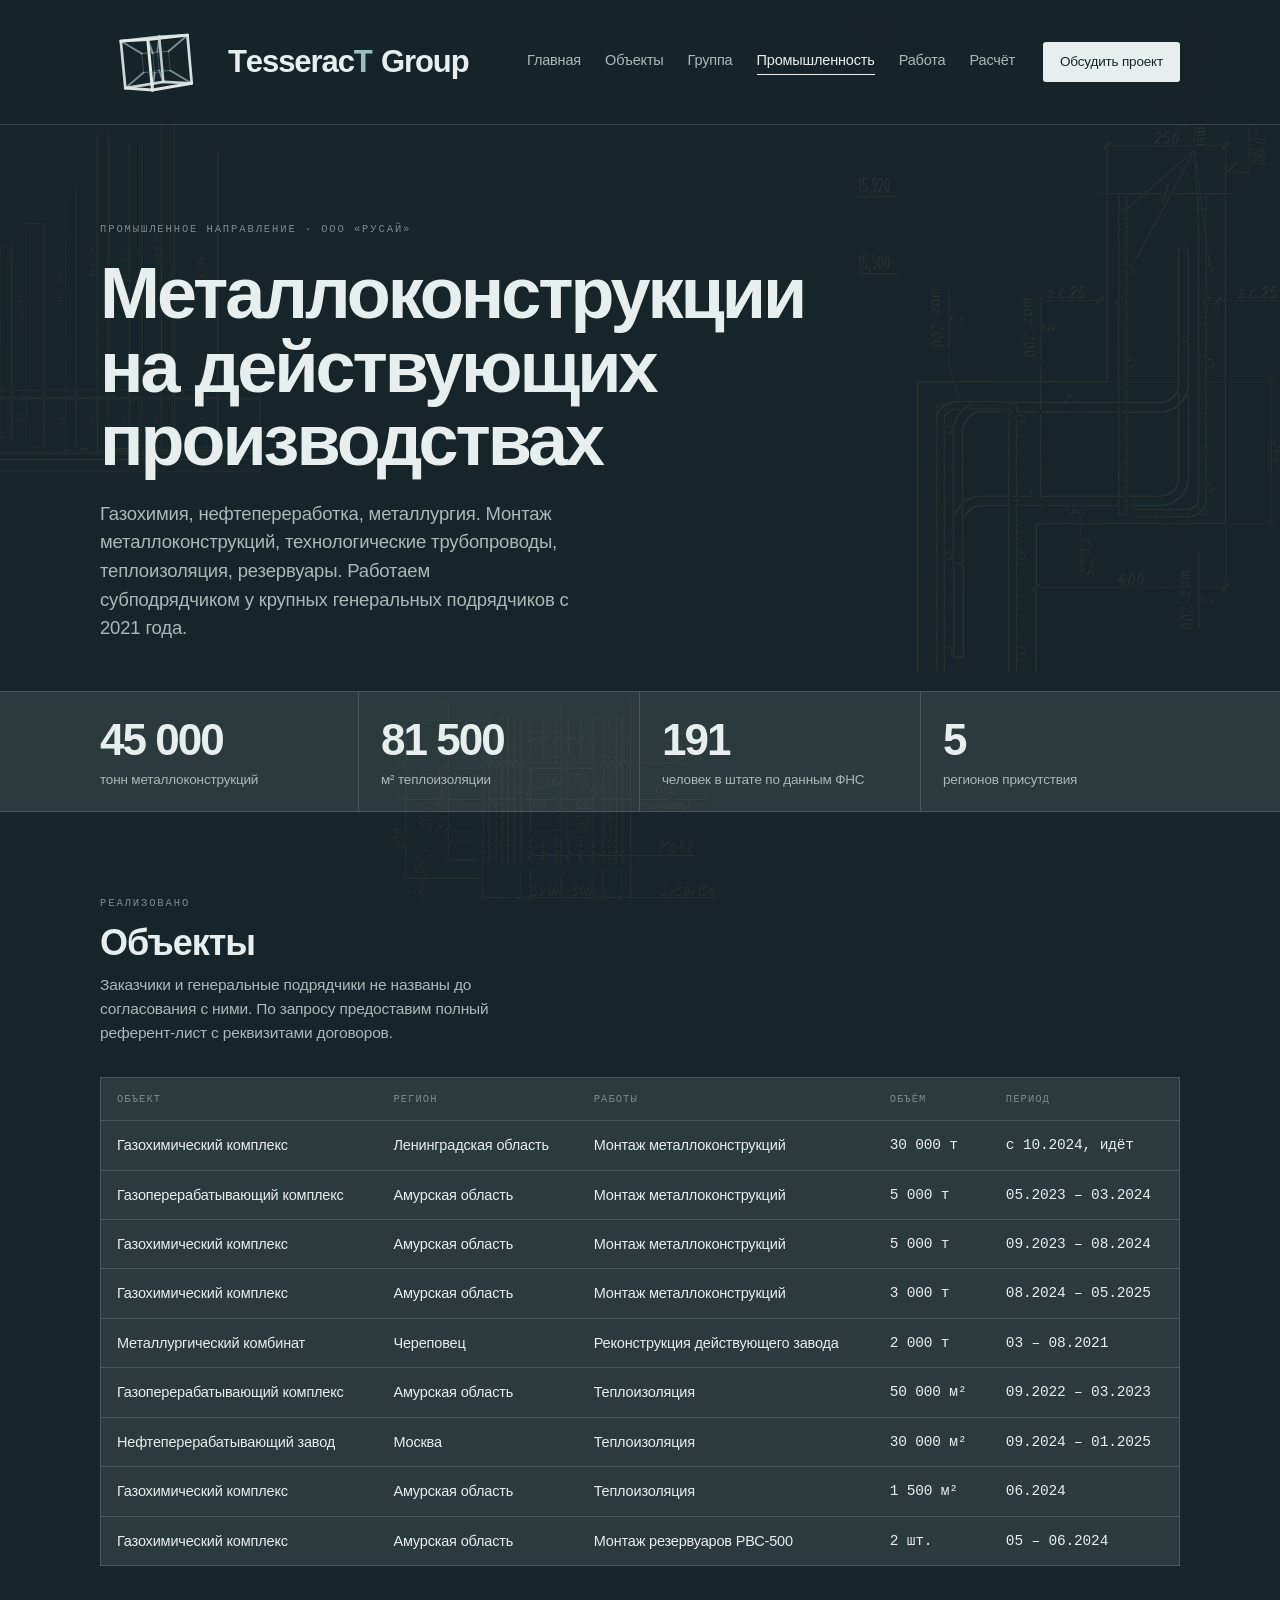
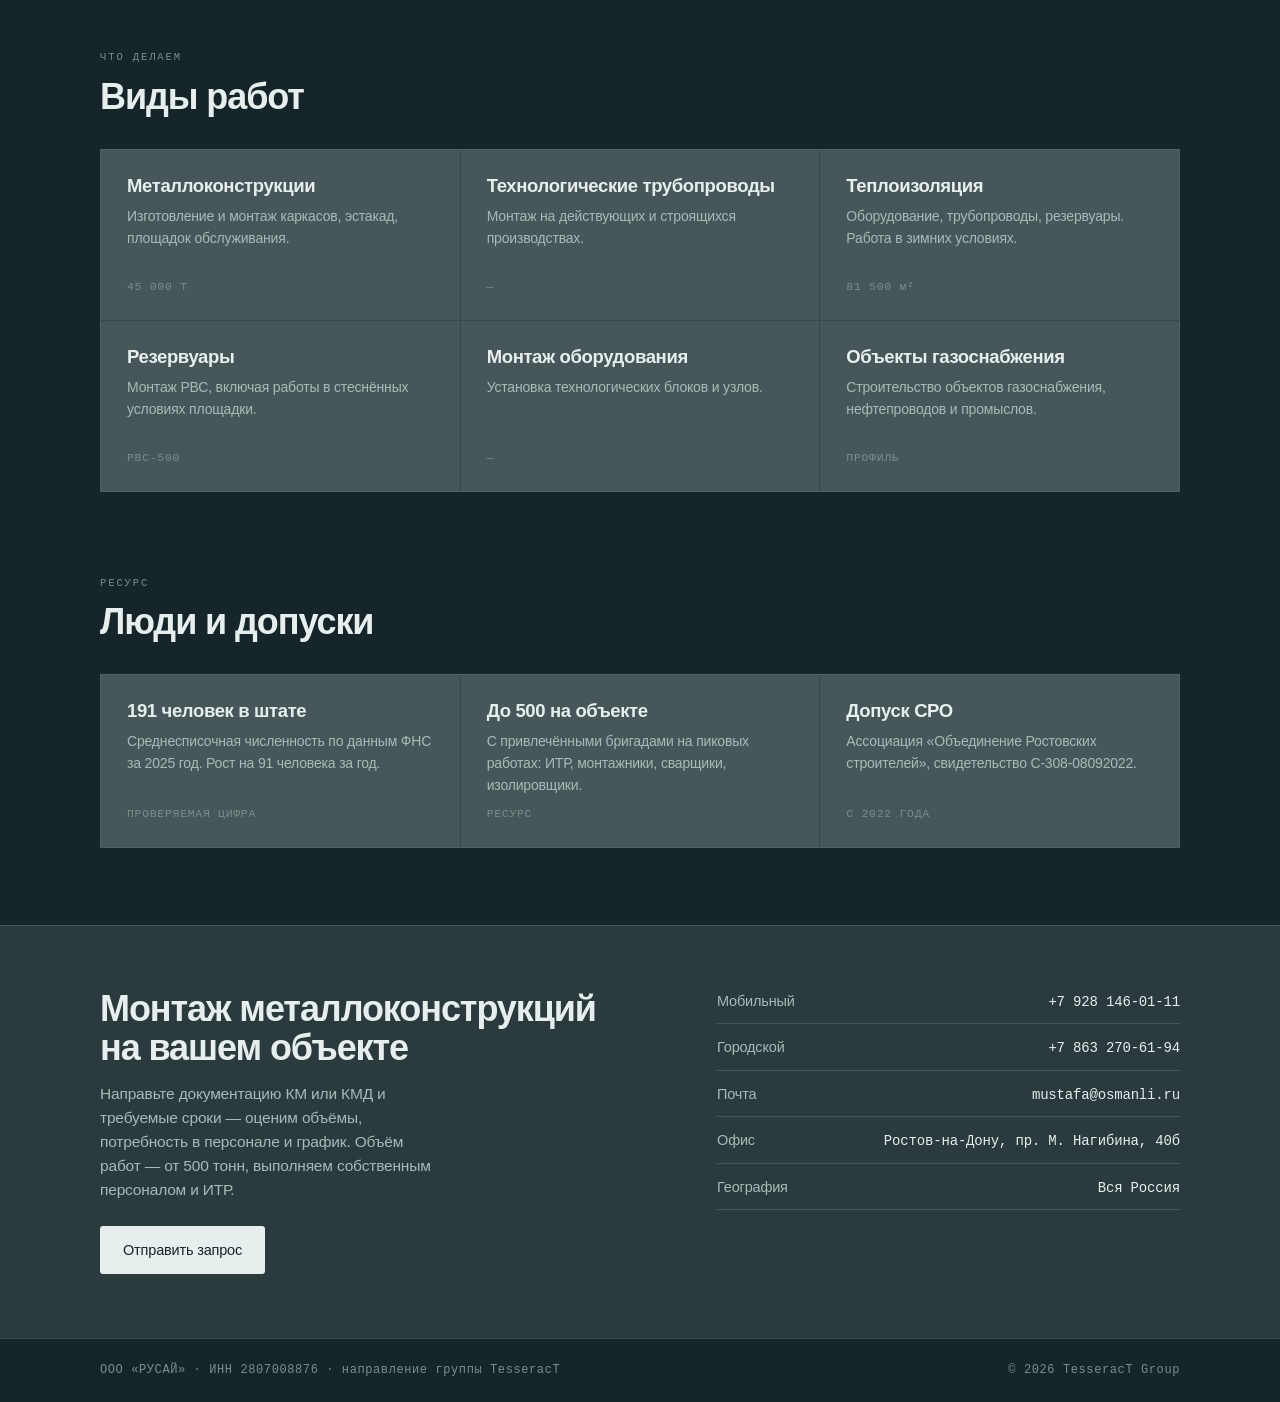
<file: prom.html>
<!doctype html>
<html lang="ru" data-theme="dark">
<head>
<meta charset="utf-8">
<meta name="viewport" content="width=device-width,initial-scale=1">
<meta name="color-scheme" content="dark">
<meta name="theme-color" content="#16252A">
<title>Монтаж металлоконструкций на промышленных объектах | РусАй</title>
<meta name="description" content="45 000 тонн металлоконструкций, 81 500 м² теплоизоляции. Газохимия, нефтепереработка, металлургия. 191 человек в штате по данным ФНС.">
<link rel="canonical" href="https://skadon.ru/prom.html">
<meta property="og:type" content="website">
<meta property="og:title" content="Монтаж металлоконструкций на промышленных объектах | РусАй">
<meta property="og:description" content="45 000 тонн металлоконструкций, 81 500 м² теплоизоляции. Газохимия, нефтепереработка, металлургия. 191 человек в штате по данным ФНС.">
<meta property="og:url" content="https://skadon.ru/prom.html">
<meta property="og:locale" content="ru_RU">
<script type="application/ld+json">{"@context": "https://schema.org", "@type": "GeneralContractor", "name": "TesseracT Group — ООО «СК АЛЬЯНС»", "alternateName": "СК Альянс", "url": "https://skadon.ru/", "telephone": "+7-928-146-01-11", "email": "mustafa@osmanli.ru", "taxID": "6165239962", "vatID": "6165239962", "address": {"@type": "PostalAddress", "streetAddress": "ул. Вавилова, 62Г, офис 3/12", "addressLocality": "Ростов-на-Дону", "postalCode": "344064", "addressRegion": "Ростовская область", "addressCountry": "RU"}, "areaServed": [{"@type": "State", "name": "Ростовская область"}, {"@type": "State", "name": "Краснодарский край"}, {"@type": "State", "name": "Республика Крым"}, {"@type": "Country", "name": "Россия"}], "foundingDate": "2024", "knowsAbout": ["монолитные работы", "металлоконструкции", "строительство под ключ", "фундаменты под промышленное оборудование", "подпорные стены", "теплоизоляция"], "hasOfferCatalog": {"@type": "OfferCatalog", "name": "Виды работ", "itemListElement": [{"@type": "Offer", "itemOffered": {"@type": "Service", "name": "Монолитные работы"}}, {"@type": "Offer", "itemOffered": {"@type": "Service", "name": "Монтаж металлоконструкций"}}, {"@type": "Offer", "itemOffered": {"@type": "Service", "name": "Строительство под ключ"}}, {"@type": "Offer", "itemOffered": {"@type": "Service", "name": "Субподряд у генерального подрядчика"}}]}}</script>
<link rel="icon" href="/favicon.svg" type="image/svg+xml">
<link rel="alternate icon" href="/favicon.ico" sizes="32x32">
<link rel="apple-touch-icon" href="/apple-touch-icon.png">
<link rel="stylesheet" href="assets/masks.css?v=1119h">
<link rel="stylesheet" href="assets/style.css?v=1119h">
<script src="assets/app.js?v=1119h" defer></script>
</head>
<body>
<div class="page">
<header>
  <div class="wrap">
    <div class="brand" id="brand" title="Нажми — перезапустить">
      <canvas id="logo" width="112" height="112"></canvas>
      <span class="nm" id="nm"></span>
    </div>
    <nav>
      <a href="index.html">Главная</a>
      <a href="objects.html">Объекты</a>
      <a href="group.html">Группа</a>
      <a href="prom.html" class="cur">Промышленность</a>
      <a href="jobs.html">Работа</a>
      <a href="calc.html">Расчёт</a>
    </nav>
    <a class="btn btn-solid btn-sm" href="index.html#cta">Обсудить проект</a>
  </div>
</header>

<div class="hero wrap rise">
  <span class="eyebrow">Промышленное направление · ООО «РУСАЙ»</span>
  <h1>Металлоконструкции на действующих производствах</h1>
  <p class="lead">Газохимия, нефтепереработка, металлургия. Монтаж металлоконструкций, технологические трубопроводы, теплоизоляция, резервуары. Работаем субподрядчиком у крупных генеральных подрядчиков с 2021 года.</p>
</div>

<div class="figures rise">
  <div class="wrap">
    <div class="fig">
      <div><strong data-count="45000">0</strong><span>тонн металлоконструкций</span></div>
      <div><strong data-count="81500">0</strong><span>м² теплоизоляции</span></div>
      <div><strong data-count="191">0</strong><span>человек в штате по данным ФНС</span></div>
      <div><strong data-count="5">0</strong><span>регионов присутствия</span></div>
    </div>
  </div>
</div>

<section class="wrap rise">
  <div class="sec-head">
    <div><span class="eyebrow">Реализовано</span><h2 style="margin-top:10px">Объекты</h2>
    <p>Заказчики и генеральные подрядчики не названы до согласования с ними. По запросу предоставим полный референт-лист с реквизитами договоров.</p></div>
  </div>
  <div class="tbl-wrap">
  <table class="tbl">
    <tr><th>Объект</th><th>Регион</th><th>Работы</th><th>Объём</th><th>Период</th></tr>
    <tr><td>Газохимический комплекс</td><td>Ленинградская область</td><td>Монтаж металлоконструкций</td><td class="n">30 000 т</td><td class="n">с 10.2024, идёт</td></tr>
    <tr><td>Газоперерабатывающий комплекс</td><td>Амурская область</td><td>Монтаж металлоконструкций</td><td class="n">5 000 т</td><td class="n">05.2023 – 03.2024</td></tr>
    <tr><td>Газохимический комплекс</td><td>Амурская область</td><td>Монтаж металлоконструкций</td><td class="n">5 000 т</td><td class="n">09.2023 – 08.2024</td></tr>
    <tr><td>Газохимический комплекс</td><td>Амурская область</td><td>Монтаж металлоконструкций</td><td class="n">3 000 т</td><td class="n">08.2024 – 05.2025</td></tr>
    <tr><td>Металлургический комбинат</td><td>Череповец</td><td>Реконструкция действующего завода</td><td class="n">2 000 т</td><td class="n">03 – 08.2021</td></tr>
    <tr><td>Газоперерабатывающий комплекс</td><td>Амурская область</td><td>Теплоизоляция</td><td class="n">50 000 м²</td><td class="n">09.2022 – 03.2023</td></tr>
    <tr><td>Нефтеперерабатывающий завод</td><td>Москва</td><td>Теплоизоляция</td><td class="n">30 000 м²</td><td class="n">09.2024 – 01.2025</td></tr>
    <tr><td>Газохимический комплекс</td><td>Амурская область</td><td>Теплоизоляция</td><td class="n">1 500 м²</td><td class="n">06.2024</td></tr>
    <tr><td>Газохимический комплекс</td><td>Амурская область</td><td>Монтаж резервуаров РВС-500</td><td class="n">2 шт.</td><td class="n">05 – 06.2024</td></tr>
  </table>
  </div>
</section>

<section class="wrap rise" style="padding-top:0">
  <div class="sec-head"><div><span class="eyebrow">Что делаем</span><h2 style="margin-top:10px">Виды работ</h2></div></div>
  <div class="tiles">
    <div class="tile"><h3>Металлоконструкции</h3><p>Изготовление и монтаж каркасов, эстакад, площадок обслуживания.</p><span class="m">45 000 Т</span></div>
    <div class="tile"><h3>Технологические трубопроводы</h3><p>Монтаж на действующих и строящихся производствах.</p><span class="m">—</span></div>
    <div class="tile"><h3>Теплоизоляция</h3><p>Оборудование, трубопроводы, резервуары. Работа в зимних условиях.</p><span class="m">81 500 м²</span></div>
    <div class="tile"><h3>Резервуары</h3><p>Монтаж РВС, включая работы в стеснённых условиях площадки.</p><span class="m">РВС-500</span></div>
    <div class="tile"><h3>Монтаж оборудования</h3><p>Установка технологических блоков и узлов.</p><span class="m">—</span></div>
    <div class="tile"><h3>Объекты газоснабжения</h3><p>Строительство объектов газоснабжения, нефтепроводов и промыслов.</p><span class="m">ПРОФИЛЬ</span></div>
  </div>
</section>

<section class="wrap rise" style="padding-top:0">
  <div class="sec-head"><div><span class="eyebrow">Ресурс</span><h2 style="margin-top:10px">Люди и допуски</h2></div></div>
  <div class="tiles">
    <div class="tile"><h3>191 человек в штате</h3><p>Среднесписочная численность по данным ФНС за 2025 год. Рост на 91 человека за год.</p><span class="m">ПРОВЕРЯЕМАЯ ЦИФРА</span></div>
    <div class="tile"><h3>До 500 на объекте</h3><p>С привлечёнными бригадами на пиковых работах: ИТР, монтажники, сварщики, изолировщики.</p><span class="m">РЕСУРС</span></div>
    <div class="tile"><h3>Допуск СРО</h3><p>Ассоциация «Объединение Ростовских строителей», свидетельство С-308-08092022.</p><span class="m">С 2022 ГОДА</span></div>
  </div>
</section>

<div class="cta">
  <div class="wrap">
    <div>
      <h2>Монтаж металлоконструкций на вашем объекте</h2>
      <p>Направьте документацию КМ или КМД и требуемые сроки — оценим объёмы, потребность в персонале и график. Объём работ — от 500 тонн, выполняем собственным персоналом и ИТР.</p>
      <a class="btn btn-solid" style="margin-top:24px" href="index.html#cta">Отправить запрос</a>
    </div>
    <div class="contacts">
      <div class="l"><span>Мобильный</span><b><a href="tel:+79281460111">+7 928 146-01-11</a></b></div>
      <div class="l"><span>Городской</span><b><a href="tel:+78632706194">+7 863 270-61-94</a></b></div>
      <div class="l"><span>Почта</span><b>mustafa@osmanli.ru</b></div>
      <div class="l"><span>Офис</span><b>Ростов-на-Дону, пр. М. Нагибина, 40б</b></div>
      <div class="l"><span>География</span><b>Вся Россия</b></div>
    </div>
  </div>
</div>

<footer><div class="wrap">
  <span>ООО «РУСАЙ» · ИНН 2807008876 · направление группы TesseracT</span>
  <span>© 2026 TesseracT Group</span>
</div></footer>
</div>
</body>
</html>
</file>
